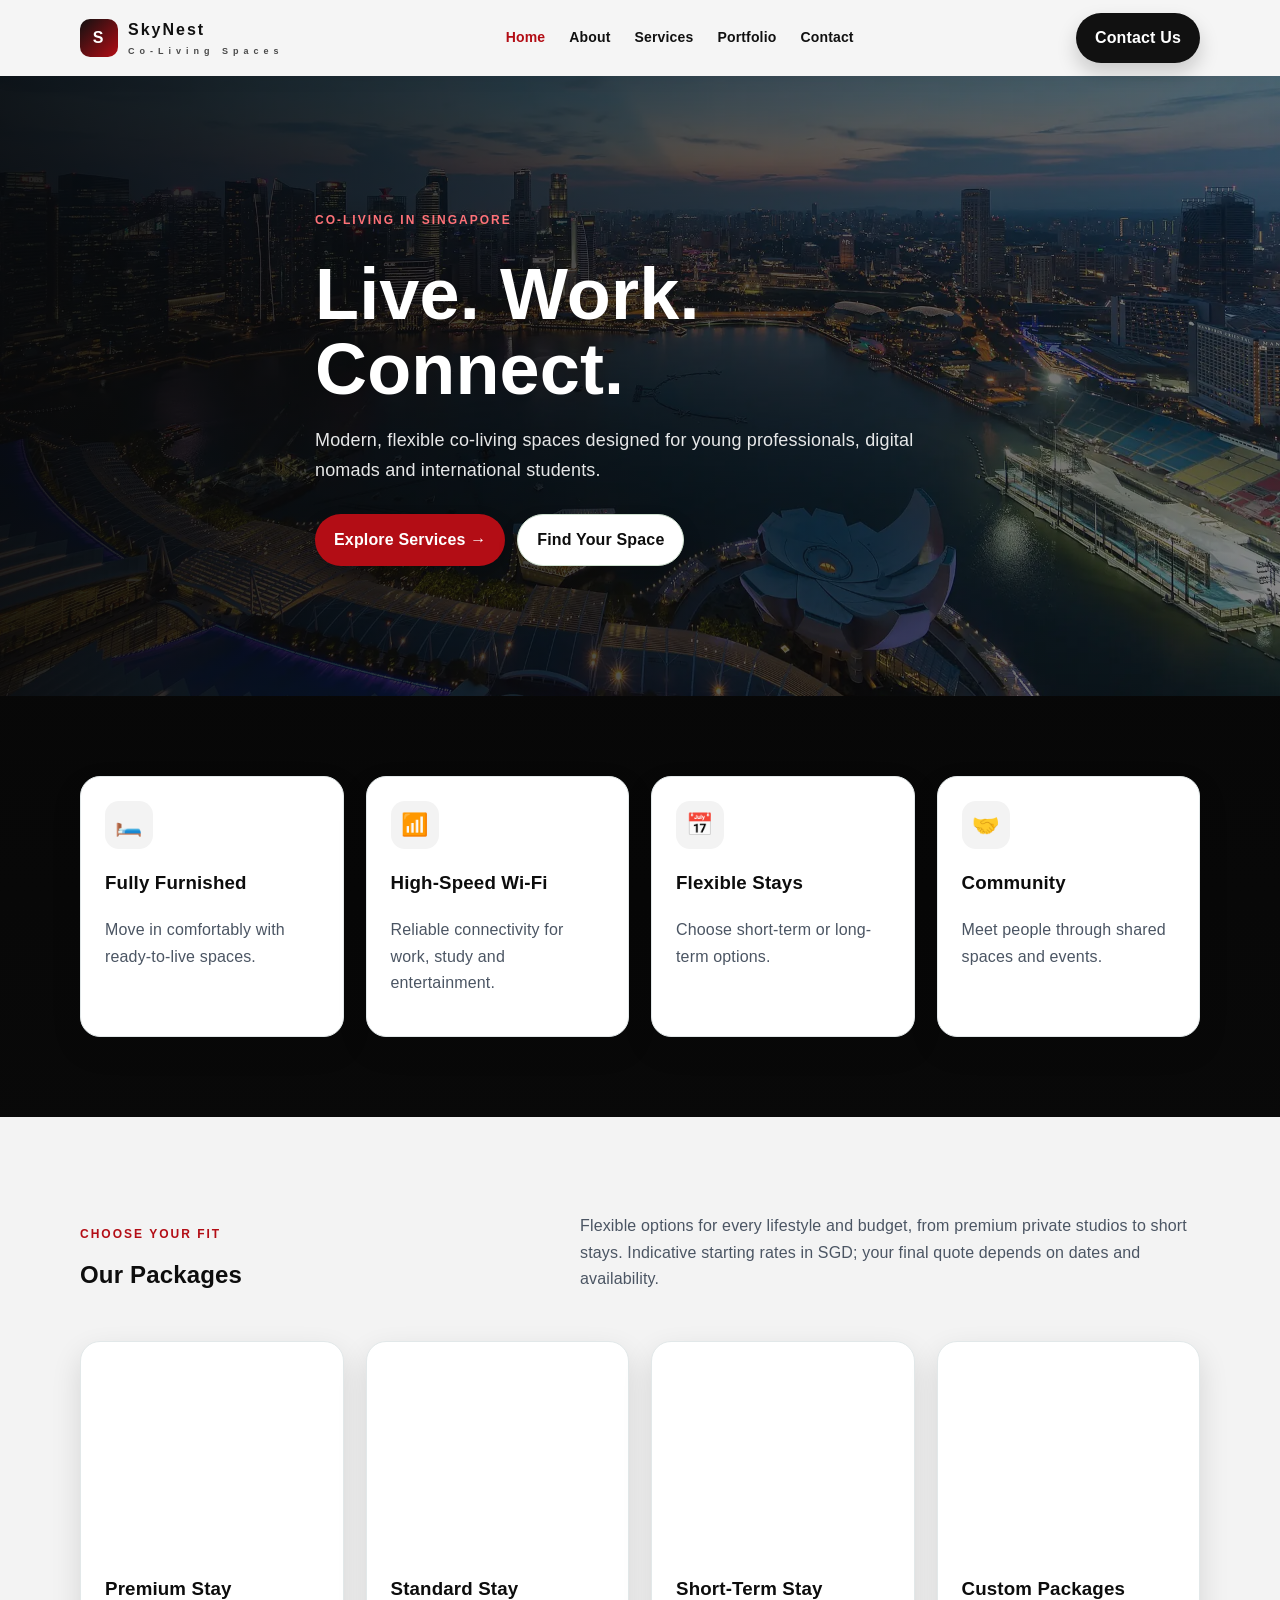
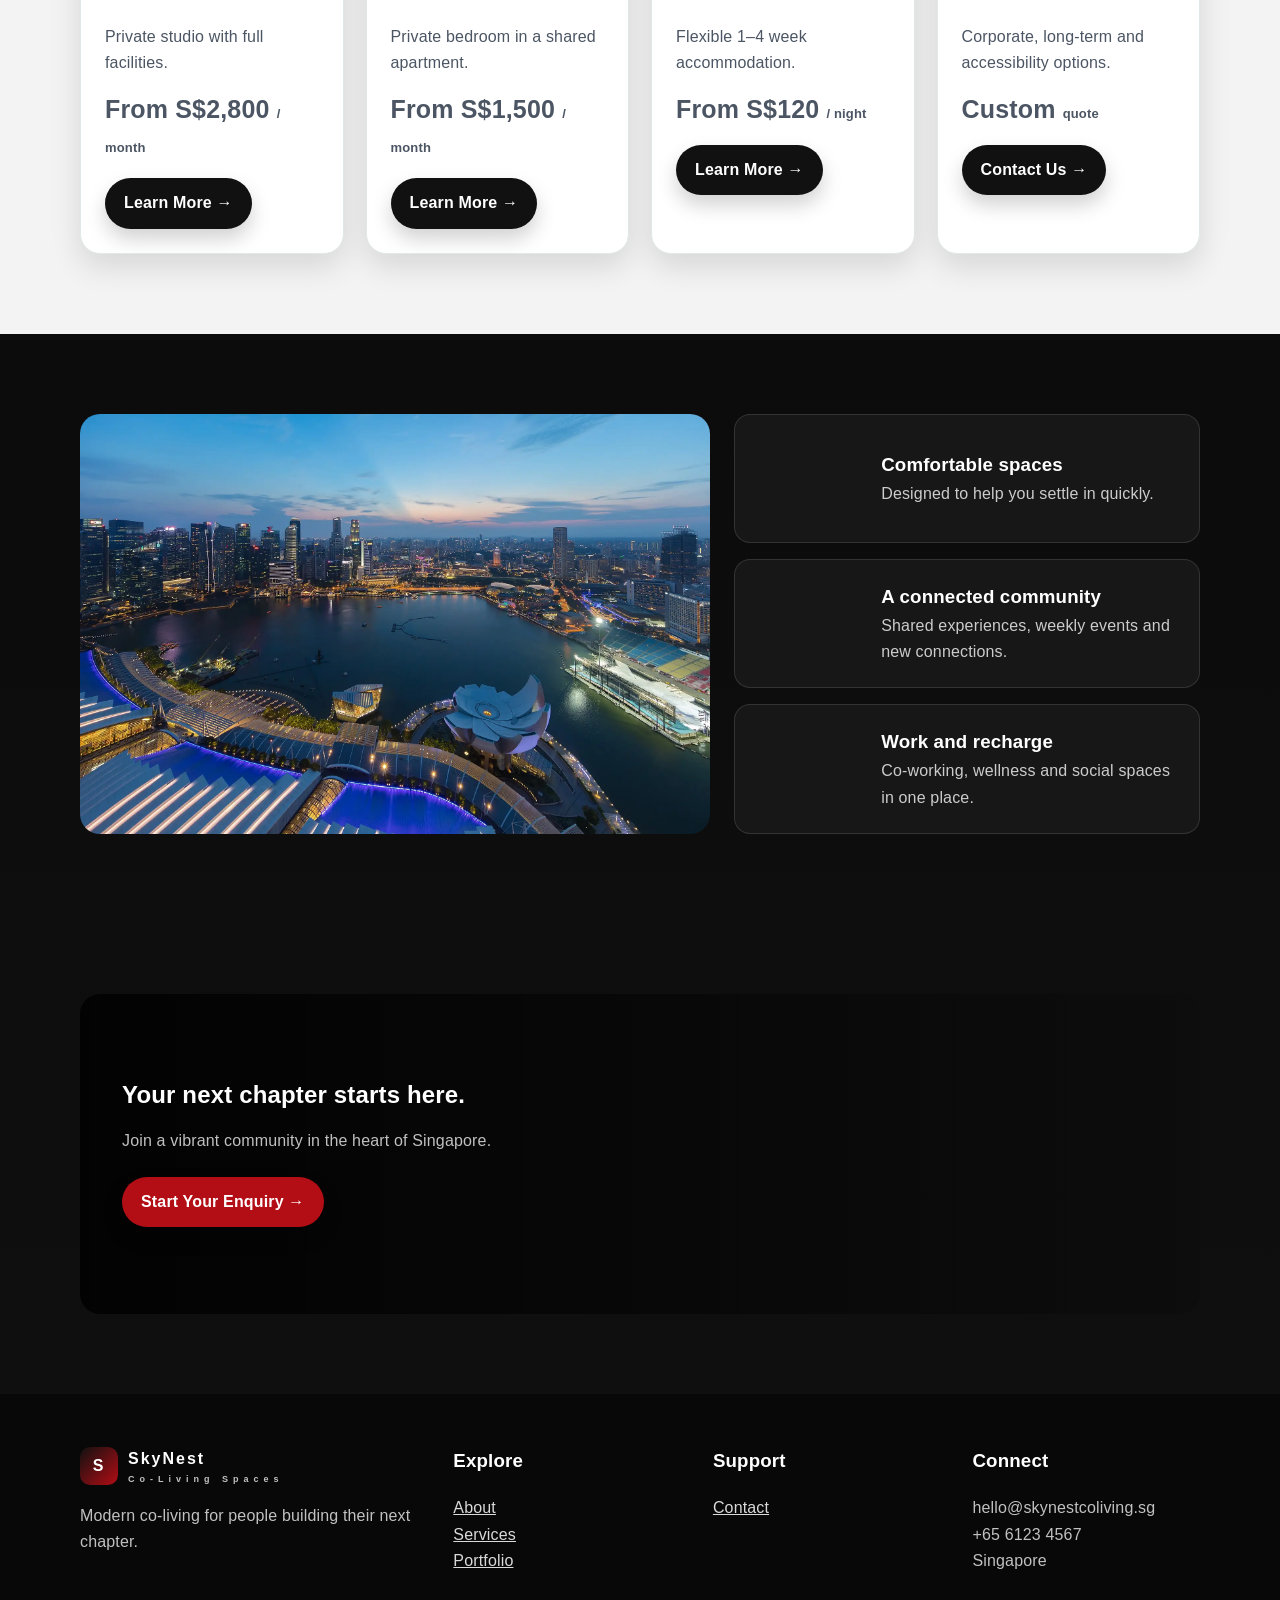
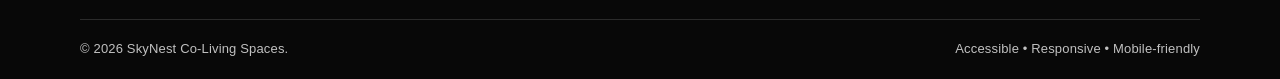
<file: index.html>
<!DOCTYPE html>
<html lang="en">
<head>
    <meta charset="UTF-8">
    <meta http-equiv="refresh" content="0; url=home.html">
    <title>SkyNest Co-Living</title>
    <link rel="canonical" href="home.html">
</head>
<body>
    <p><a href="home.html">Go to the SkyNest Co-Living home page</a></p>
</body>
</html>
</file>
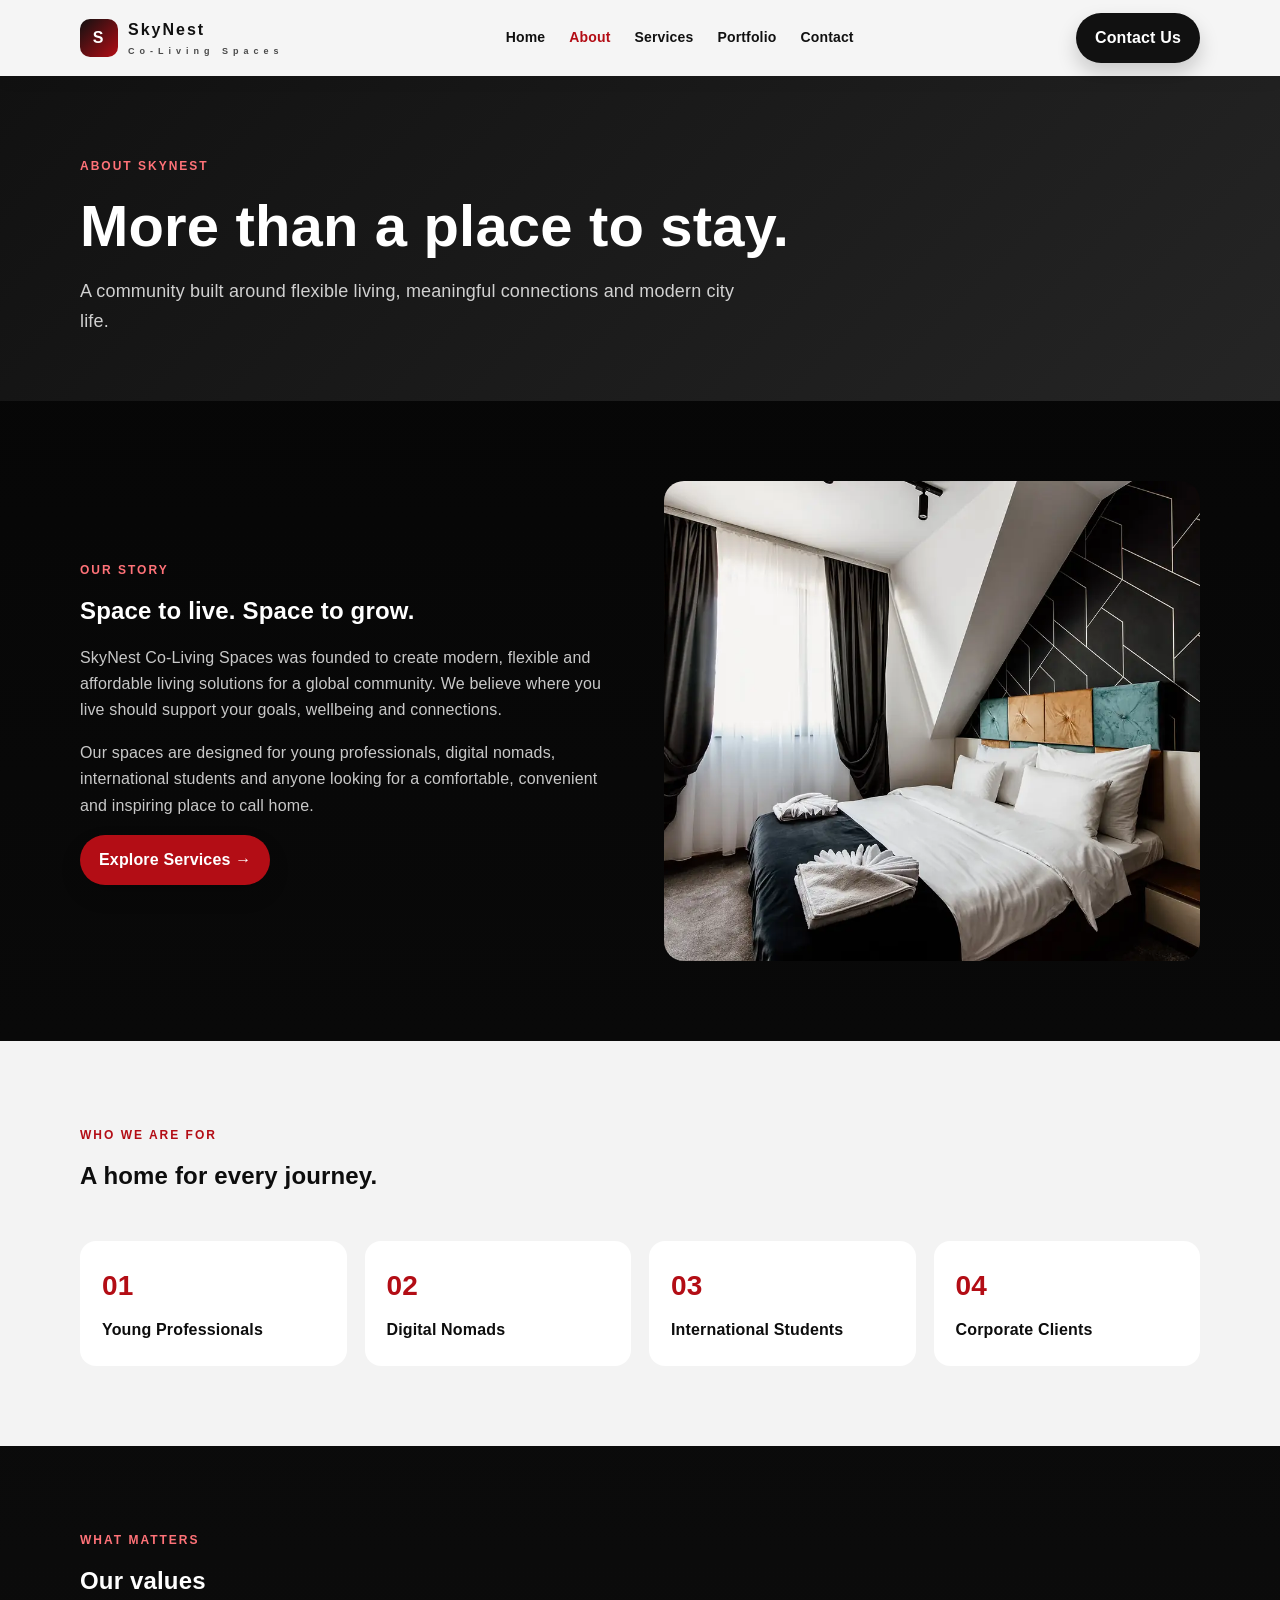
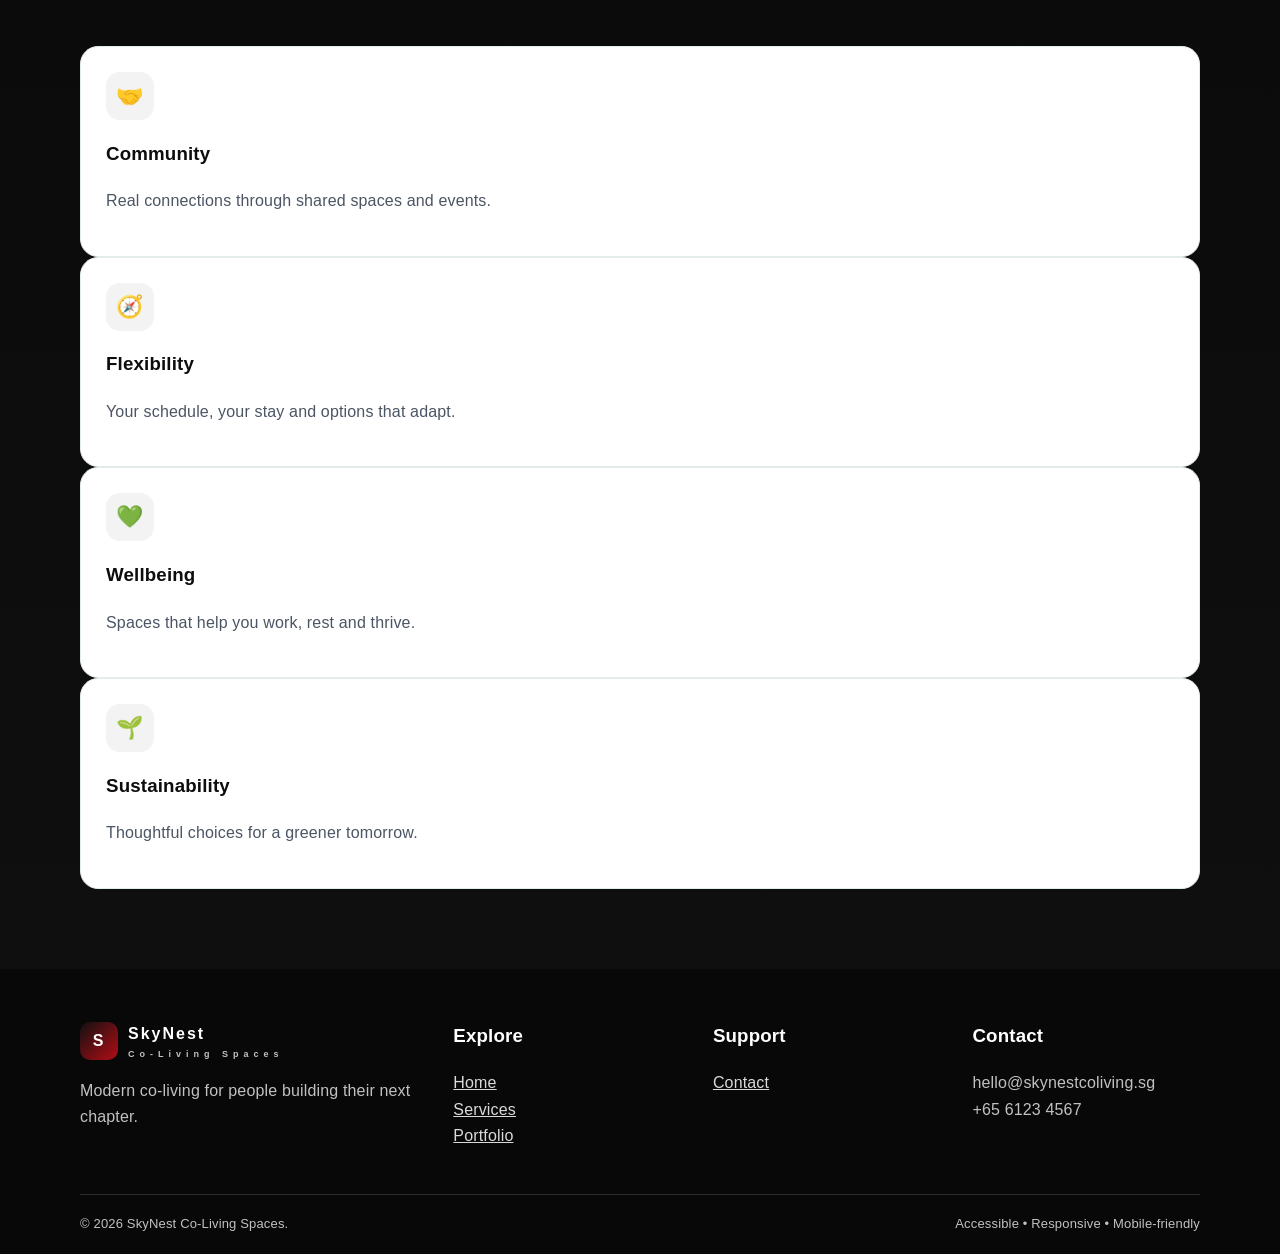
<file: about.html>
<!doctype html>
<html lang="en">

<head>
    <meta charset="utf-8">
    <meta name="viewport" content="width=device-width,initial-scale=1">
    <meta name="description" content="About SkyNest Co-Living Spaces: modern, flexible and affordable co-living in Singapore for young professionals, digital nomads and international students.">
    <title>About | SkyNest Co-Living</title>
    <link rel="icon" href="images/favicon.svg" type="image/svg+xml">
    <link rel="stylesheet" href="css/style.css">
</head>

<body><a class="skip" href="#main">Skip to content</a>
    <header class="header">
        <div class="container nav"><a class="brand" href="home.html"><span
                    class="brand-mark">S</span><span>SkyNest<small>Co-Living Spaces</small></span></a>
                <input class="menu-toggle" type="checkbox" id="menu-toggle">
                <label class="menu" for="menu-toggle" aria-label="Toggle navigation menu"><span aria-hidden="true">☰</span></label>
                <nav class="nav-links" aria-label="Main navigation"><a href="home.html">Home</a><a class="active" href="about.html">About</a><a
                    href="services.html">Services</a><a href="portfolio.html">Portfolio</a><a
                    href="contact.html">Contact</a></nav><a class="btn btn-dark"
                href="contact.html">Contact Us</a>
        </div>
    </header>
    <main id="main">
        <section class="page-hero">
            <div class="container">
                <div class="eyebrow">About SkyNest</div>
                <h1>More than a place to stay.</h1>
                <p>A community built around flexible living, meaningful connections and modern city life.</p>
            </div>
        </section>
        <section class="section">
            <div class="container split">
                <div>
                    <div class="eyebrow">Our story</div>
                    <h2>Space to live. Space to grow.</h2>
                    <p>SkyNest Co-Living Spaces was founded to create modern, flexible and affordable living solutions for
                        a global community. We believe where you live should support your goals, wellbeing and
                        connections.</p>
                    <p>Our spaces are designed for young professionals, digital nomads, international students and
                        anyone looking for a comfortable, convenient and inspiring place to call home.</p><a
                            class="btn btn-primary" href="services.html">Explore Services →</a>
                </div><img src="images/room1.webp" alt="Modern SkyNest furnished room" width="1200" height="801" loading="lazy" decoding="async">
            </div>
        </section>
        <section class="section section-alt">
            <div class="container">
                <div class="section-head">
                    <div>
                        <div class="eyebrow">Who we are for</div>
                        <h2>A home for every journey.</h2>
                    </div>
                </div>
                <div class="stats">
                    <div class="stat"><strong>01</strong>Young Professionals</div>
                    <div class="stat"><strong>02</strong>Digital Nomads</div>
                    <div class="stat"><strong>03</strong>International Students</div>
                    <div class="stat"><strong>04</strong>Corporate Clients</div>
                </div>
            </div>
        </section>
        <section class="section">
            <div class="container">
                <div class="section-head">
                    <div>
                        <div class="eyebrow">What matters</div>
                        <h2>Our values</h2>
                    </div>
                </div>
                <div class="values">
                    <div class="value">
                        <div class="feature-icon">🤝</div>
                        <h3>Community</h3>
                        <p class="muted">Real connections through shared spaces and events.</p>
                    </div>
                    <div class="value">
                        <div class="feature-icon">🧭</div>
                        <h3>Flexibility</h3>
                        <p class="muted">Your schedule, your stay and options that adapt.</p>
                    </div>
                    <div class="value">
                        <div class="feature-icon">💚</div>
                        <h3>Wellbeing</h3>
                        <p class="muted">Spaces that help you work, rest and thrive.</p>
                    </div>
                    <div class="value">
                        <div class="feature-icon">🌱</div>
                        <h3>Sustainability</h3>
                        <p class="muted">Thoughtful choices for a greener tomorrow.</p>
                    </div>
                </div>
            </div>
        </section>
    </main>
    <footer class="footer">
        <div class="container">
            <div class="footer-grid">
                <div><a class="brand" href="home.html"><span class="brand-mark">S</span><span>SkyNest<small>Co-Living
                                Spaces</small></span></a>
                    <p>Modern co-living for people building their next chapter.</p>
                </div>
                <div>
                    <h3>Explore</h3>
                        <p><a href="home.html">Home</a><br><a href="services.html">Services</a><br><a
                            href="portfolio.html">Portfolio</a></p>
                </div>
                <div>
                    <h3>Support</h3>
                    <p><a href="contact.html">Contact</a></p>
                </div>
                <div>
                    <h3>Contact</h3>
                    <p>hello@skynestcoliving.sg<br>+65 6123 4567</p>
                </div>
            </div>
            <div class="footer-bottom"><span>© 2026 SkyNest Co-Living Spaces.</span><span>Accessible •
                    Responsive • Mobile-friendly</span></div>
        </div>
    </footer>
    <script src="js/script.js" defer></script>
</body>

</html>
</file>
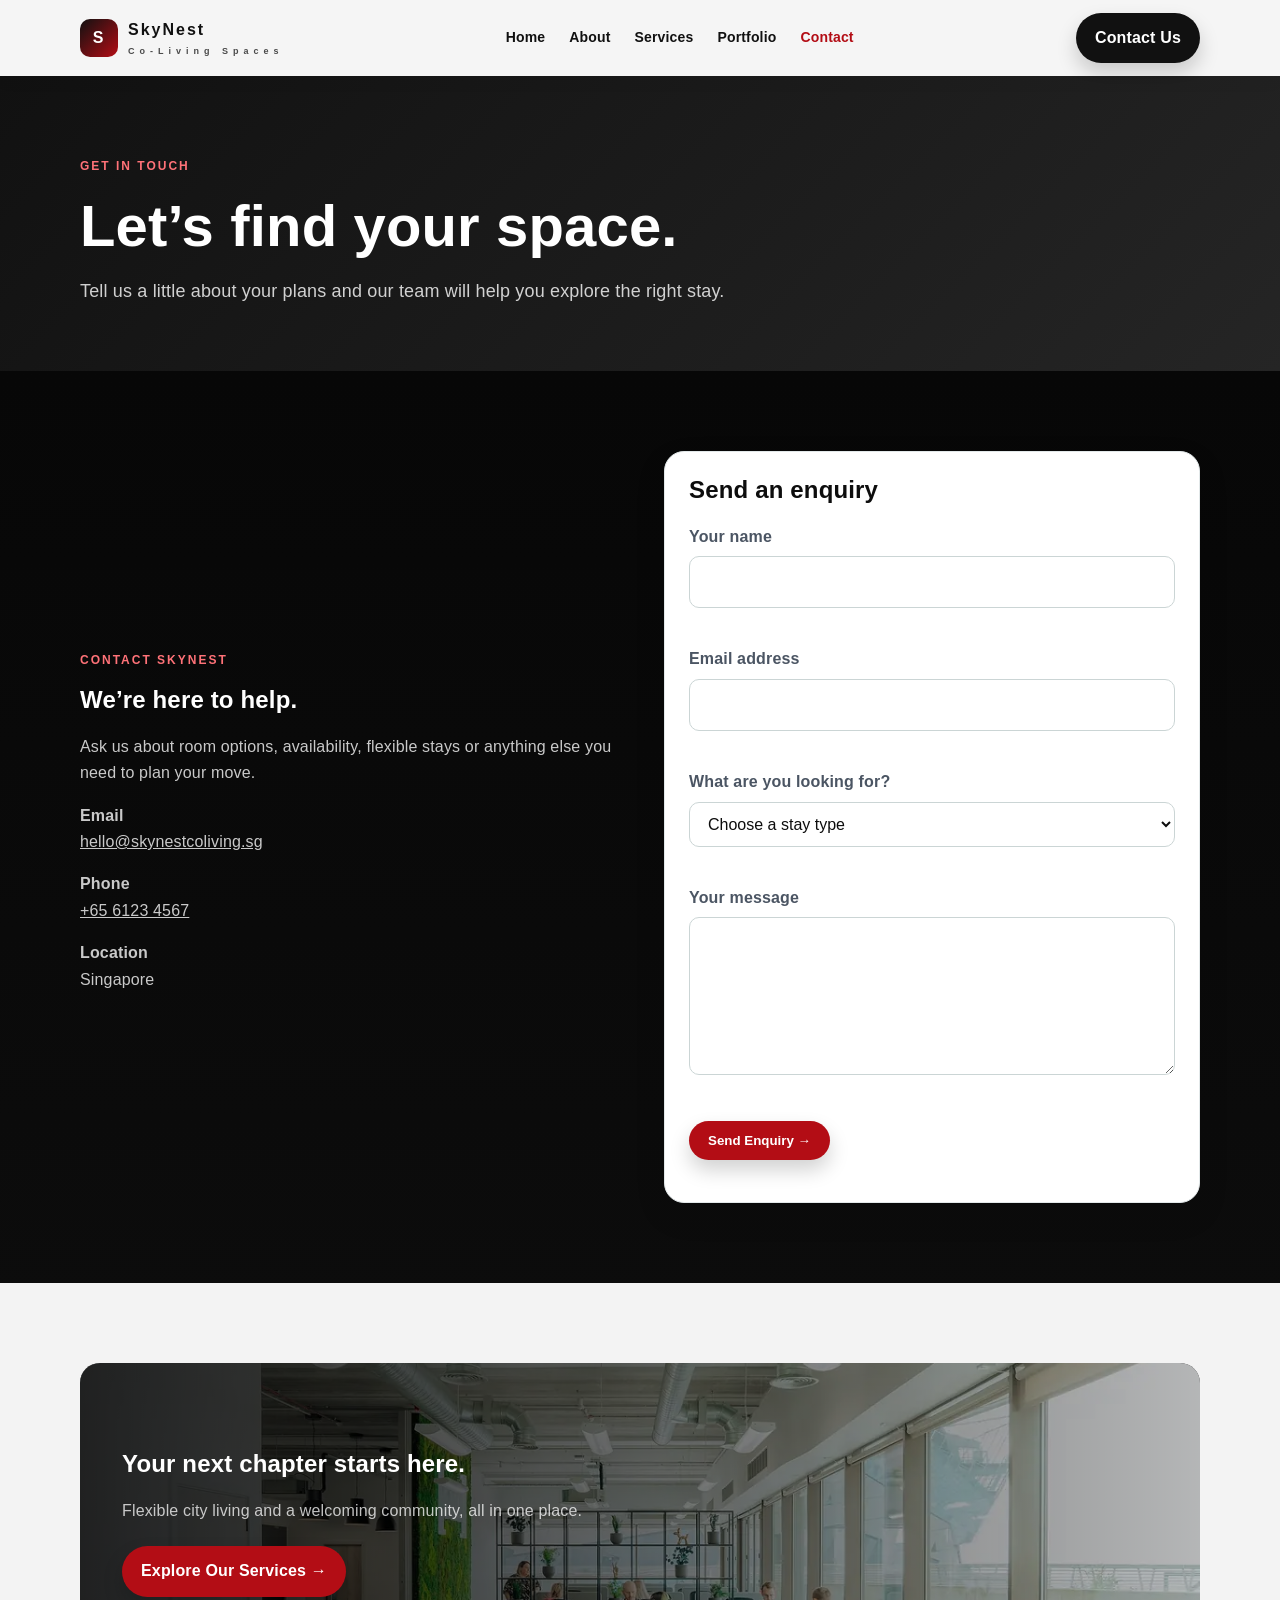
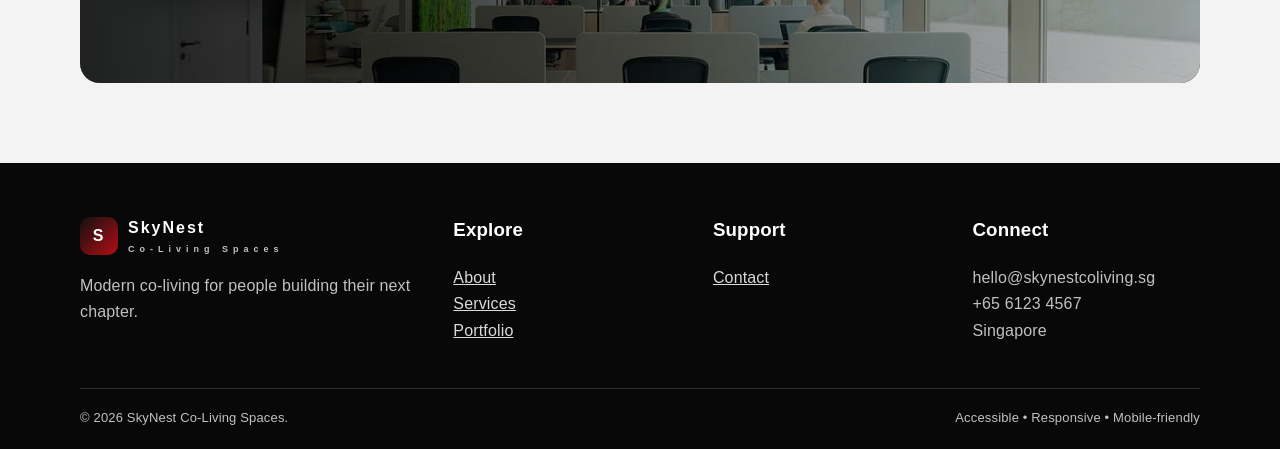
<file: contact.html>
<!doctype html>
<html lang="en">

<head>
    <meta charset="utf-8">
    <meta name="viewport" content="width=device-width,initial-scale=1">
    <meta name="description" content="Contact SkyNest Co-Living to ask about rooms, availability and stays in Singapore.">
    <title>Contact | SkyNest Co-Living</title>
    <link rel="icon" href="images/favicon.svg" type="image/svg+xml">
    <link rel="stylesheet" href="css/style.css">
</head>

<body><a class="skip" href="#main">Skip to content</a>
    <header class="header">
        <div class="container nav"><a class="brand" href="home.html"><span
                    class="brand-mark">S</span><span>SkyNest<small>Co-Living Spaces</small></span></a>
            <input class="menu-toggle" type="checkbox" id="menu-toggle">
            <label class="menu" for="menu-toggle" aria-label="Toggle navigation menu"><span aria-hidden="true">☰</span></label>
            <nav class="nav-links" aria-label="Main navigation"><a href="home.html">Home</a><a href="about.html">About</a><a
                    href="services.html">Services</a><a href="portfolio.html">Portfolio</a><a class="active"
                    href="contact.html">Contact</a></nav><a class="btn btn-dark" href="contact.html">Contact Us</a>
        </div>
    </header>
    <main id="main">
        <section class="page-hero">
            <div class="container">
                <div class="eyebrow">Get in touch</div>
                <h1>Let’s find your space.</h1>
                <p>Tell us a little about your plans and our team will help you explore the right stay.</p>
            </div>
        </section>
        <section class="section">
            <div class="container split">
                <div>
                    <div class="eyebrow">Contact SkyNest</div>
                    <h2>We’re here to help.</h2>
                    <p>Ask us about room options, availability, flexible stays or anything else you need to plan your move.</p>
                    <p><strong>Email</strong><br><a href="mailto:hello@skynestcoliving.sg">hello@skynestcoliving.sg</a></p>
                    <p><strong>Phone</strong><br><a href="tel:+6561234567">+65 6123 4567</a></p>
                    <p><strong>Location</strong><br>Singapore</p>
                </div>
                <div class="card">
                    <div class="card-body">
                        <h2>Send an enquiry</h2>
                        <form id="enquiry-form" action="mailto:hello@skynestcoliving.sg" method="post" enctype="text/plain" novalidate>
                            <p><label for="name">Your name</label><br><input id="name" name="Name" type="text"
                                    autocomplete="name" required aria-describedby="name-error"><span class="error-msg" id="name-error" aria-live="polite"></span></p>
                            <p><label for="email">Email address</label><br><input id="email" name="Email" type="email"
                                    autocomplete="email" required aria-describedby="email-error"><span class="error-msg" id="email-error" aria-live="polite"></span></p>
                            <p><label for="stay">What are you looking for?</label><br><select id="stay" name="Stay type" required aria-describedby="stay-error">
                                    <option value="">Choose a stay type</option>
                                    <option>Premium stay</option>
                                    <option>Standard stay</option>
                                    <option>Short-term stay</option>
                                    <option>Custom stay</option>
                                </select><span class="error-msg" id="stay-error" aria-live="polite"></span></p>
                            <p><label for="message">Your message</label><br><textarea id="message" name="Message"
                                    rows="5" required minlength="10" aria-describedby="message-error"></textarea><span class="error-msg" id="message-error" aria-live="polite"></span></p>
                            <button class="btn btn-primary" type="submit">Send Enquiry →</button>
                            <p class="form-status" id="form-status" role="status" aria-live="polite"></p>
                        </form>
                    </div>
                </div>
            </div>
        </section>
        <section class="section section-alt">
            <div class="container banner"><img src="images/community.webp" alt="SkyNest co-living community" width="1200" height="800" loading="lazy" decoding="async">
                <div class="banner-content">
                    <h2>Your next chapter starts here.</h2>
                    <p>Flexible city living and a welcoming community, all in one place.</p><a class="btn btn-primary"
                        href="services.html">Explore Our Services →</a>
                </div>
            </div>
        </section>
    </main>
    <footer class="footer">
        <div class="container">
            <div class="footer-grid">
                <div><a class="brand" href="home.html"><span class="brand-mark">S</span><span>SkyNest<small>Co-Living
                                Spaces</small></span></a>
                    <p>Modern co-living for people building their next chapter.</p>
                </div>
                <div>
                    <h3>Explore</h3>
                    <p><a href="about.html">About</a><br><a href="services.html">Services</a><br><a
                            href="portfolio.html">Portfolio</a></p>
                </div>
                <div>
                    <h3>Support</h3>
                    <p><a href="contact.html">Contact</a></p>
                </div>
                <div>
                    <h3>Connect</h3>
                    <p>hello@skynestcoliving.sg<br>+65 6123 4567<br>Singapore</p>
                </div>
            </div>
            <div class="footer-bottom"><span>© 2026 SkyNest Co-Living Spaces.</span><span>Accessible •
                    Responsive • Mobile-friendly</span></div>
        </div>
    </footer>
    <script src="js/script.js" defer></script>
</body>

</html>
</file>
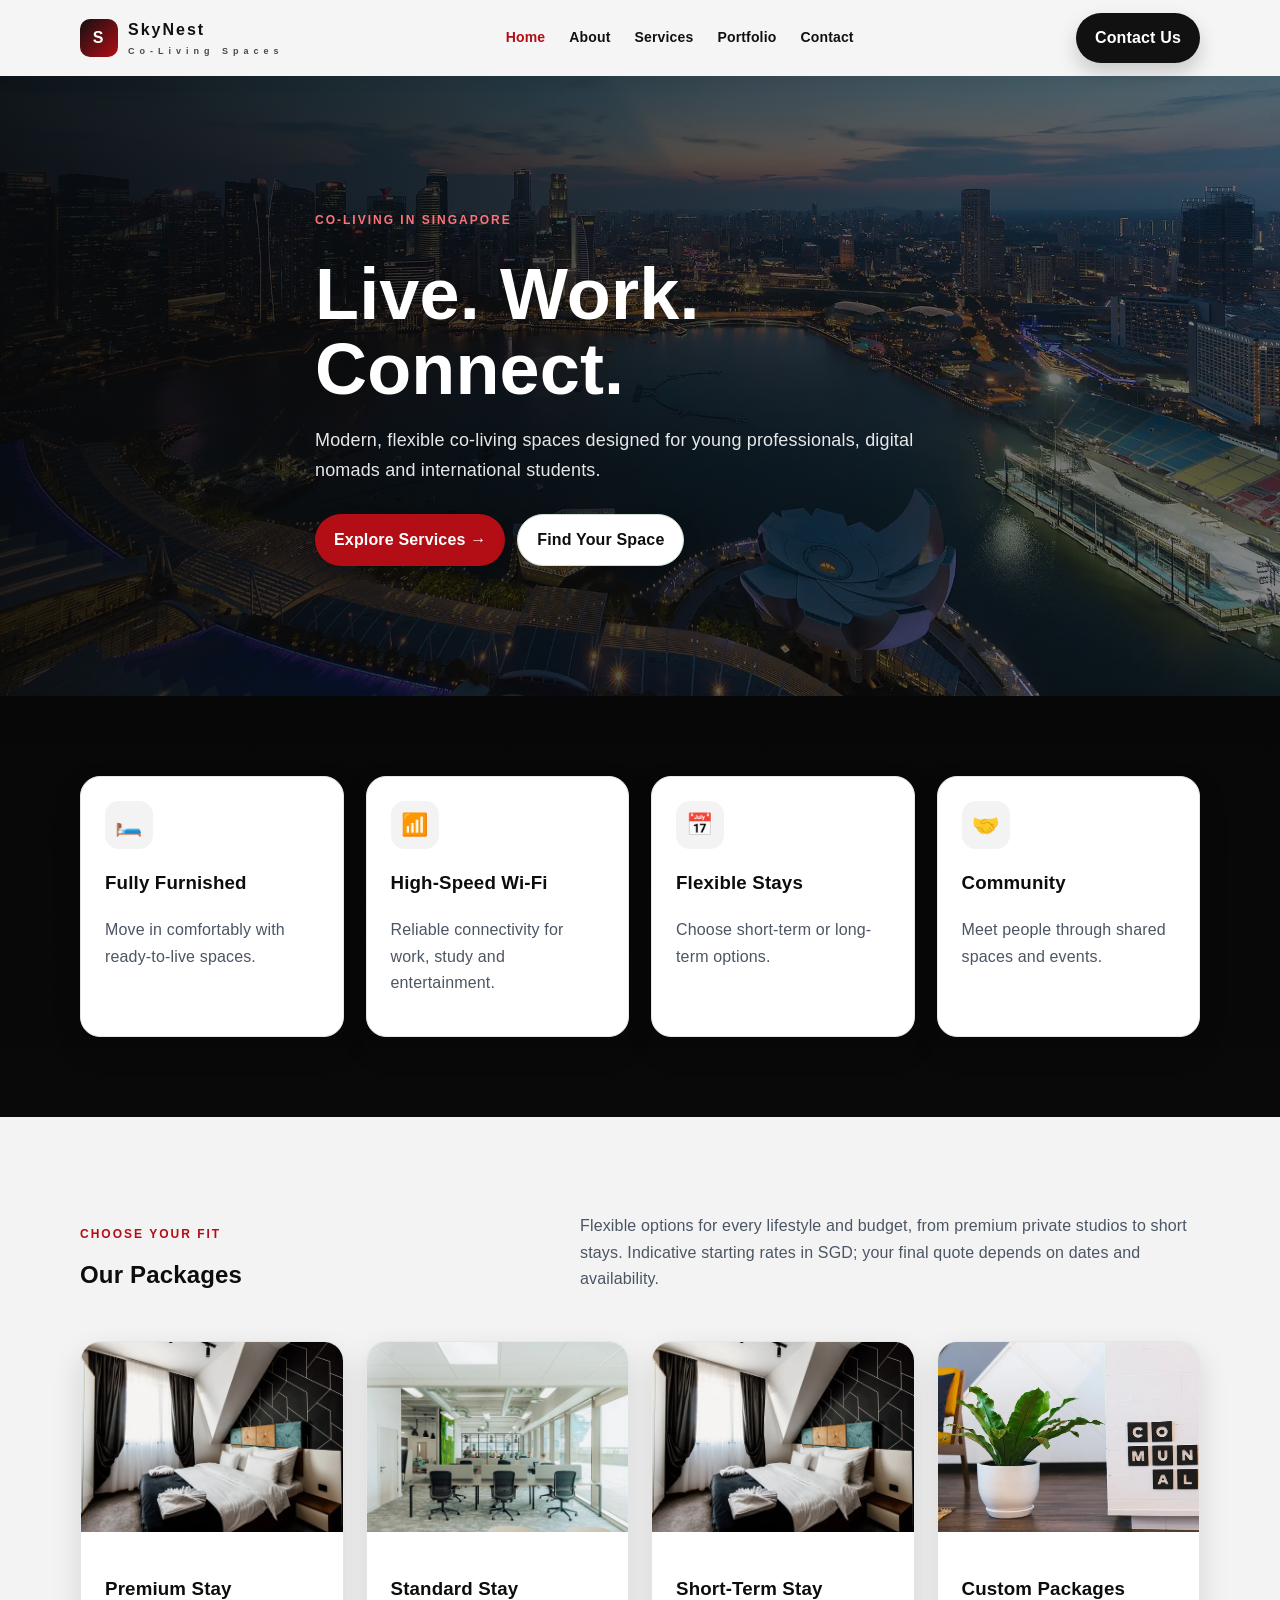
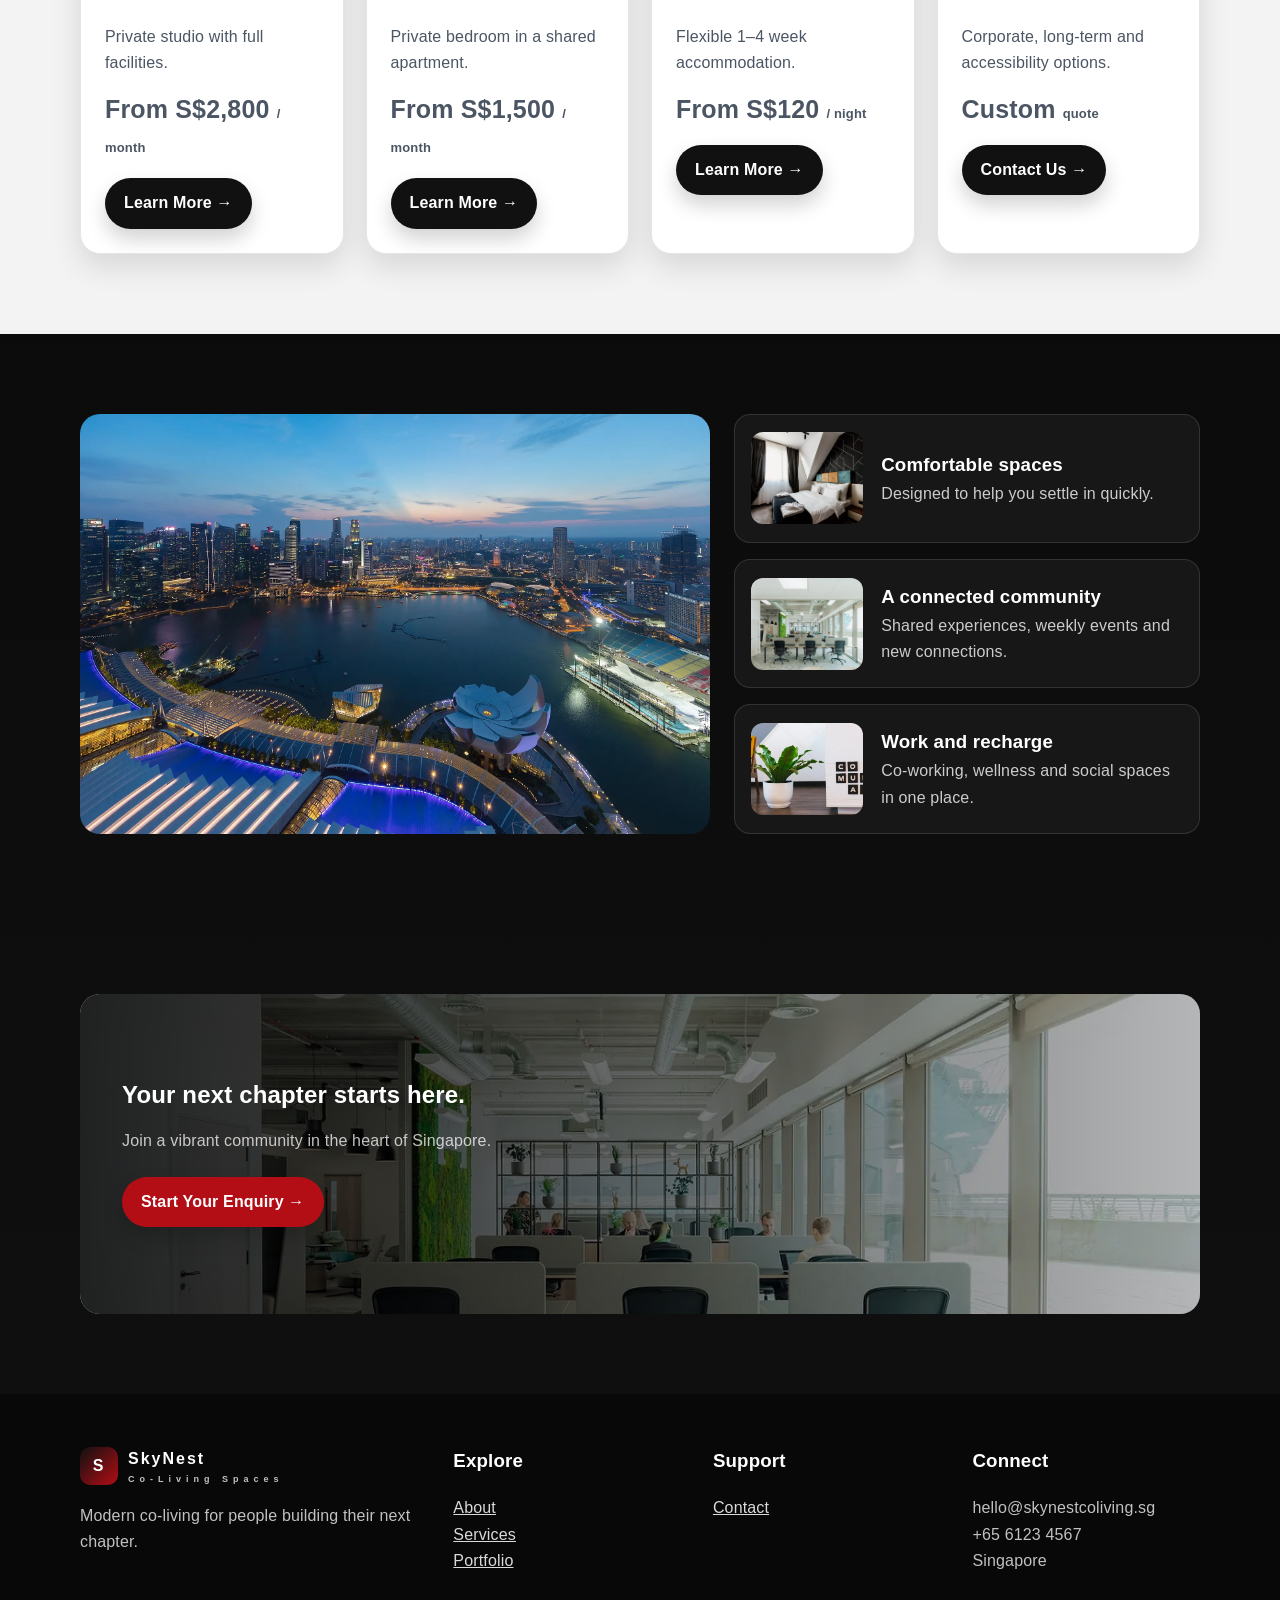
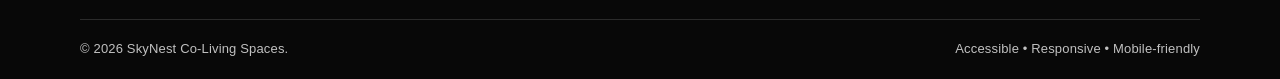
<file: home.html>
<!doctype html>
<html lang="en">

<head>
    <meta charset="utf-8">
    <meta name="viewport" content="width=device-width,initial-scale=1">
    <meta name="description" content="SkyNest Co-Living Spaces offers furnished co-living rooms in Singapore for young professionals, digital nomads and international students, with flexible stays from S$120 a night.">
    <title>SkyNest Co-Living | Live. Work. Connect.</title>
    <link rel="icon" href="images/favicon.svg" type="image/svg+xml">
    <link rel="stylesheet" href="css/style.css">
</head>

<body><a class="skip" href="#main">Skip to content</a>
    <header class="header">
        <div class="container nav"><a class="brand" href="home.html"><span
                    class="brand-mark">S</span><span>SkyNest<small>Co-Living Spaces</small></span></a>
                <input class="menu-toggle" type="checkbox" id="menu-toggle">
                <label class="menu" for="menu-toggle" aria-label="Toggle navigation menu"><span aria-hidden="true">☰</span></label>
                <nav class="nav-links" aria-label="Main navigation"><a class="active" href="home.html">Home</a><a href="about.html">About</a><a
                    href="services.html">Services</a><a href="portfolio.html">Portfolio</a><a
                    href="contact.html">Contact</a></nav><a class="btn btn-dark"
                href="contact.html">Contact Us</a>
        </div>
    </header>
    <main id="main">
        <section class="hero">
            <div class="container hero-content">
                <div class="eyebrow">Co-living in Singapore</div>
                <h1>Live. Work.<br>Connect.</h1>
                <p>Modern, flexible co-living spaces designed for young professionals, digital nomads and international
                    students.</p>
                <div class="hero-actions"><a class="btn btn-primary" href="services.html">Explore Services →</a><a
                        class="btn btn-outline" href="contact.html">Find Your Space</a></div>
            </div>
        </section>
        <section class="section">
            <div class="container">
                <div class="grid grid-4">
                    <div class="card">
                        <div class="card-body">
                            <div class="feature-icon">🛏️</div>
                            <h3>Fully Furnished</h3>
                            <p class="muted">Move in comfortably with ready-to-live spaces.</p>
                        </div>
                    </div>
                    <div class="card">
                        <div class="card-body">
                            <div class="feature-icon">📶</div>
                            <h3>High-Speed Wi-Fi</h3>
                            <p class="muted">Reliable connectivity for work, study and entertainment.</p>
                        </div>
                    </div>
                    <div class="card">
                        <div class="card-body">
                            <div class="feature-icon">📅</div>
                            <h3>Flexible Stays</h3>
                            <p class="muted">Choose short-term or long-term options.</p>
                        </div>
                    </div>
                    <div class="card">
                        <div class="card-body">
                            <div class="feature-icon">🤝</div>
                            <h3>Community</h3>
                            <p class="muted">Meet people through shared spaces and events.</p>
                        </div>
                    </div>
                </div>
            </div>
        </section>
        <section class="section section-alt">
            <div class="container">
                <div class="section-head">
                    <div>
                        <div class="eyebrow">Choose your fit</div>
                        <h2>Our Packages</h2>
                    </div>
                    <p>Flexible options for every lifestyle and budget, from premium private studios to short stays. Indicative starting rates in SGD; your final quote depends on dates and availability.</p>
                </div>
                <div class="grid grid-4">
                    <article class="card photo-card"><img src="images/room1.webp" alt="Furnished private room" width="1200" height="801" loading="lazy" decoding="async">
                        <div class="card-body">
                            <h3>Premium Stay</h3>
                            <p class="muted">Private studio with full facilities.</p>
                            <p class="price">From S$2,800 <span>/ month</span></p><a class="btn btn-dark"
                                href="services.html">Learn More →</a>
                        </div>
                    </article>
                    <article class="card photo-card"><img src="images/community.webp" alt="Shared community space" width="1200" height="800" loading="lazy" decoding="async">
                        <div class="card-body">
                            <h3>Standard Stay</h3>
                            <p class="muted">Private bedroom in a shared apartment.</p>
                            <p class="price">From S$1,500 <span>/ month</span></p><a class="btn btn-dark"
                                href="services.html">Learn More →</a>
                        </div>
                    </article>
                    <article class="card photo-card"><img src="images/room1.webp" alt="Short-term furnished room" width="1200" height="801" loading="lazy" decoding="async">
                        <div class="card-body">
                            <h3>Short-Term Stay</h3>
                            <p class="muted">Flexible 1–4 week accommodation.</p>
                            <p class="price">From S$120 <span>/ night</span></p><a class="btn btn-dark"
                                href="services.html">Learn More →</a>
                        </div>
                    </article>
                    <article class="card photo-card"><img src="images/facilities.webp" alt="Flexible custom facilities" width="1200" height="675" loading="lazy" decoding="async">
                        <div class="card-body">
                            <h3>Custom Packages</h3>
                            <p class="muted">Corporate, long-term and accessibility options.</p>
                            <p class="price">Custom <span>quote</span></p><a class="btn btn-dark"
                                href="contact.html">Contact Us →</a>
                        </div>
                    </article>
                </div>
            </div>
        </section>
        <section class="section">
            <div class="container showcase"><img src="images/hero-city.webp"
                    alt="SkyNest website and co-living visual showcase" width="1920" height="1280" loading="lazy" decoding="async">
                <div class="mini-stack">
                    <div class="mini"><img src="images/room1.webp" alt="Private furnished room" width="1200" height="801" loading="lazy" decoding="async">
                        <div>
                            <h3>Comfortable spaces</h3>
                            <p class="muted">Designed to help you settle in quickly.</p>
                        </div>
                    </div>
                    <div class="mini"><img src="images/community.webp" alt="Community event" width="1200" height="800" loading="lazy" decoding="async">
                        <div>
                            <h3>A connected community</h3>
                            <p class="muted">Shared experiences, weekly events and new connections.</p>
                        </div>
                    </div>
                    <div class="mini"><img src="images/facilities.webp" alt="Co-working and facilities" width="1200" height="675" loading="lazy" decoding="async">
                        <div>
                            <h3>Work and recharge</h3>
                            <p class="muted">Co-working, wellness and social spaces in one place.</p>
                        </div>
                    </div>
                </div>
            </div>
        </section>
        <section class="section">
            <div class="container banner"><img src="images/community.webp" alt="SkyNest community" width="1200" height="800" loading="lazy" decoding="async">
                <div class="banner-content">
                    <h2>Your next chapter starts here.</h2>
                    <p>Join a vibrant community in the heart of Singapore.</p><a class="btn btn-primary"
                        href="contact.html">Start Your Enquiry →</a>
                </div>
            </div>
        </section>
    </main>
    <footer class="footer">
        <div class="container">
            <div class="footer-grid">
                <div><a class="brand" href="home.html"><span class="brand-mark">S</span><span>SkyNest<small>Co-Living
                                Spaces</small></span></a>
                    <p>Modern co-living for people building their next chapter.</p>
                </div>
                <div>
                    <h3>Explore</h3>
                        <p><a href="about.html">About</a><br><a href="services.html">Services</a><br><a
                            href="portfolio.html">Portfolio</a></p>
                </div>
                <div>
                    <h3>Support</h3>
                    <p><a href="contact.html">Contact</a></p>
                </div>
                <div>
                    <h3>Connect</h3>
                    <p>hello@skynestcoliving.sg<br>+65 6123 4567<br>Singapore</p>
                </div>
            </div>
            <div class="footer-bottom"><span>© 2026 SkyNest Co-Living Spaces.</span><span>Accessible •
                    Responsive • Mobile-friendly</span></div>
        </div>
    </footer>
    <script src="js/script.js" defer></script>
</body>

</html>
</file>
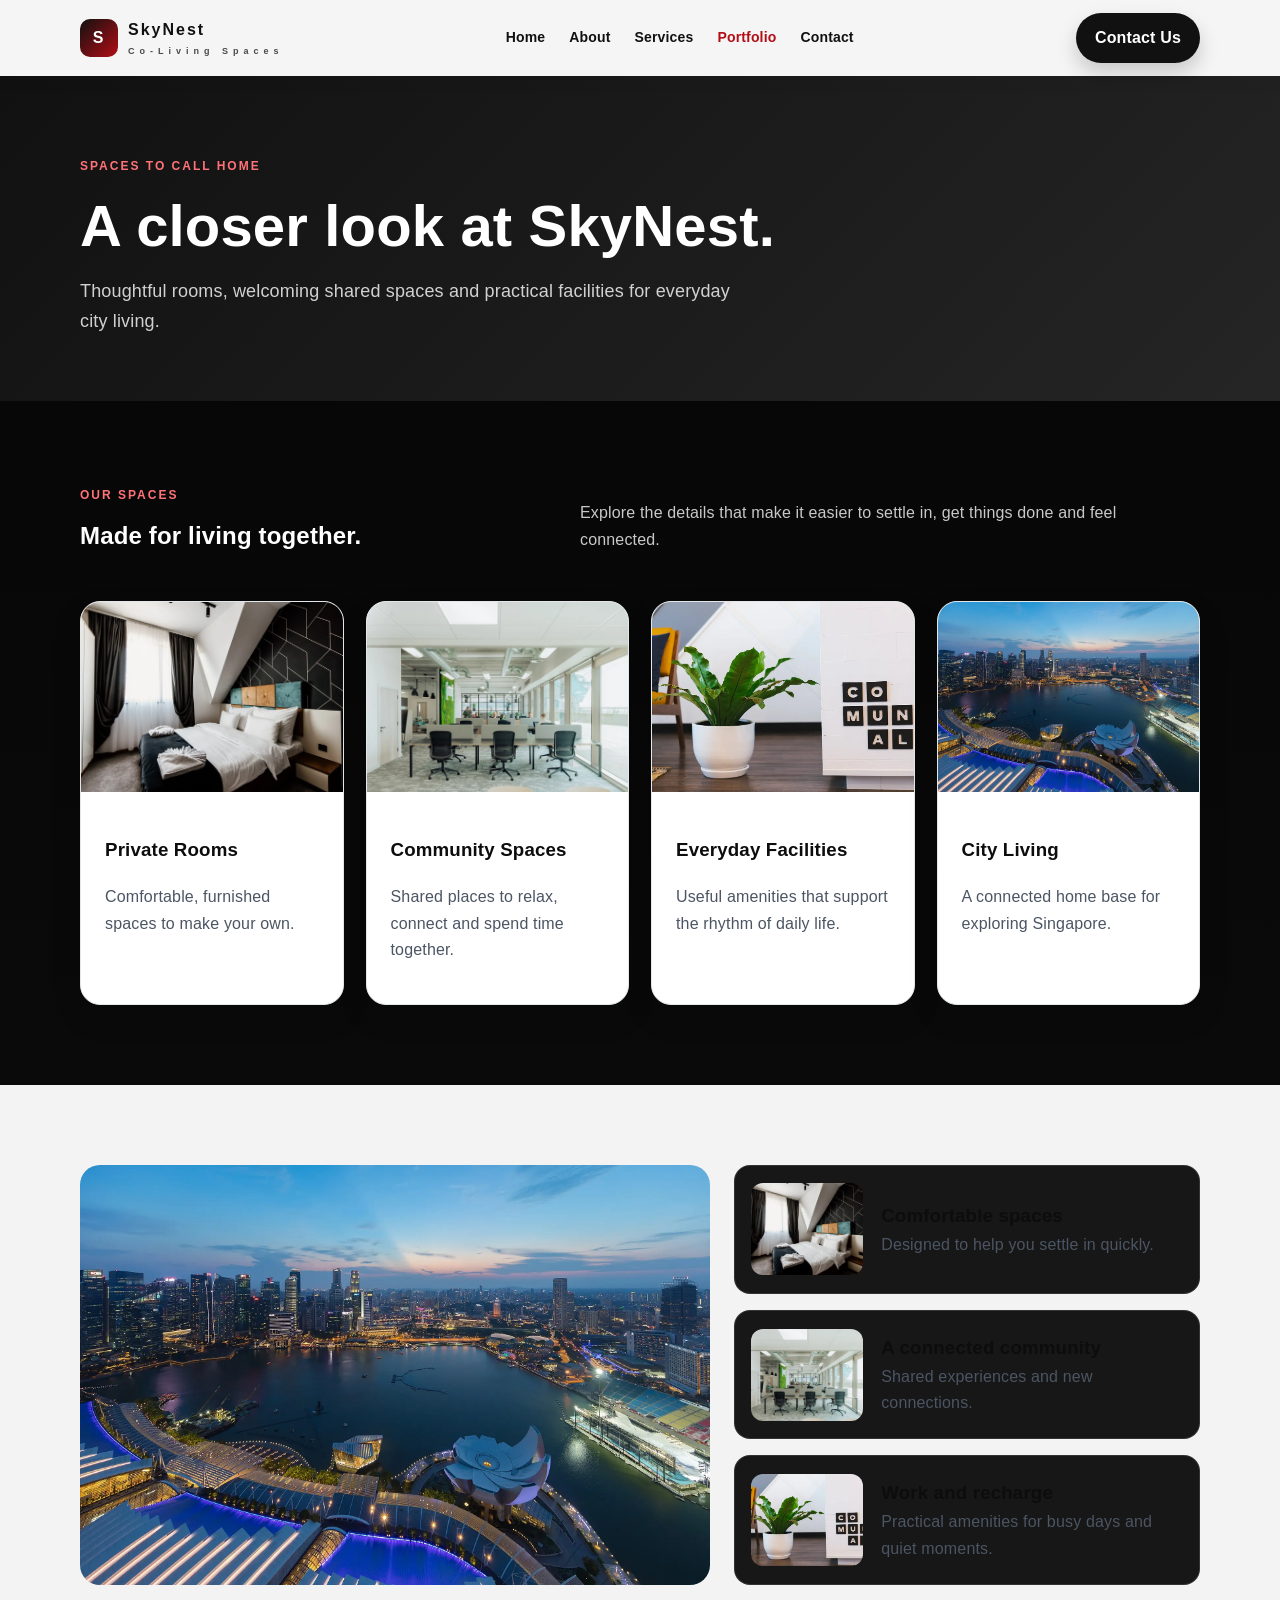
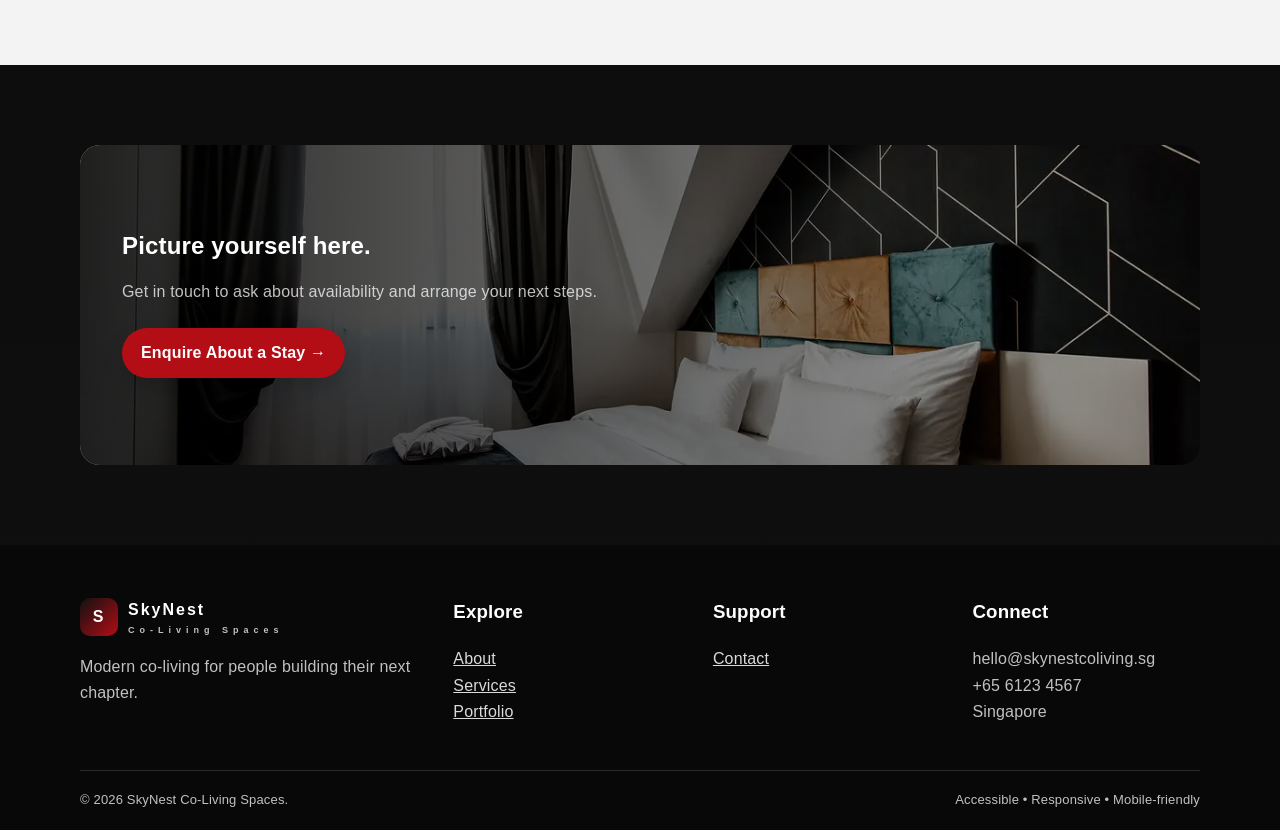
<file: portfolio.html>
<!doctype html>
<html lang="en">

<head>
    <meta charset="utf-8">
    <meta name="viewport" content="width=device-width,initial-scale=1">
    <meta name="description" content="Explore the rooms, community spaces and facilities at SkyNest Co-Living Singapore.">
    <title>Portfolio | SkyNest Co-Living</title>
    <link rel="icon" href="images/favicon.svg" type="image/svg+xml">
    <link rel="stylesheet" href="css/style.css">
</head>

<body><a class="skip" href="#main">Skip to content</a>
    <header class="header">
        <div class="container nav"><a class="brand" href="home.html"><span
                    class="brand-mark">S</span><span>SkyNest<small>Co-Living Spaces</small></span></a>
            <input class="menu-toggle" type="checkbox" id="menu-toggle">
            <label class="menu" for="menu-toggle" aria-label="Toggle navigation menu"><span aria-hidden="true">☰</span></label>
            <nav class="nav-links" aria-label="Main navigation"><a href="home.html">Home</a><a href="about.html">About</a><a
                    href="services.html">Services</a><a class="active" href="portfolio.html">Portfolio</a><a
                    href="contact.html">Contact</a></nav><a class="btn btn-dark" href="contact.html">Contact Us</a>
        </div>
    </header>
    <main id="main">
        <section class="page-hero">
            <div class="container">
                <div class="eyebrow">Spaces to call home</div>
                <h1>A closer look at SkyNest.</h1>
                <p>Thoughtful rooms, welcoming shared spaces and practical facilities for everyday city living.</p>
            </div>
        </section>
        <section class="section">
            <div class="container">
                <div class="section-head">
                    <div>
                        <div class="eyebrow">Our spaces</div>
                        <h2>Made for living together.</h2>
                    </div>
                    <p>Explore the details that make it easier to settle in, get things done and feel connected.</p>
                </div>
                <div class="grid grid-4">
                    <article class="card photo-card"><img src="images/room1.webp" alt="Bright furnished SkyNest bedroom" width="1200" height="801" loading="lazy" decoding="async">
                        <div class="card-body">
                            <h3>Private Rooms</h3>
                            <p class="muted">Comfortable, furnished spaces to make your own.</p>
                        </div>
                    </article>
                    <article class="card photo-card"><img src="images/community.webp" alt="Welcoming SkyNest community area" width="1200" height="800" loading="lazy" decoding="async">
                        <div class="card-body">
                            <h3>Community Spaces</h3>
                            <p class="muted">Shared places to relax, connect and spend time together.</p>
                        </div>
                    </article>
                    <article class="card photo-card"><img src="images/facilities.webp" alt="SkyNest shared facilities" width="1200" height="675" loading="lazy" decoding="async">
                        <div class="card-body">
                            <h3>Everyday Facilities</h3>
                            <p class="muted">Useful amenities that support the rhythm of daily life.</p>
                        </div>
                    </article>
                    <article class="card photo-card"><img src="images/hero-city.webp" alt="Singapore city near SkyNest co-living" width="1920" height="1280" loading="lazy" decoding="async">
                        <div class="card-body">
                            <h3>City Living</h3>
                            <p class="muted">A connected home base for exploring Singapore.</p>
                        </div>
                    </article>
                </div>
            </div>
        </section>
        <section class="section section-alt">
            <div class="container showcase"><img src="images/hero-city.webp" alt="SkyNest city living" width="1920" height="1280" loading="lazy" decoding="async">
                <div class="mini-stack">
                    <div class="mini"><img src="images/room1.webp" alt="Furnished private room" width="1200" height="801" loading="lazy" decoding="async">
                        <div>
                            <h3>Comfortable spaces</h3>
                            <p class="muted">Designed to help you settle in quickly.</p>
                        </div>
                    </div>
                    <div class="mini"><img src="images/community.webp" alt="Community event space" width="1200" height="800" loading="lazy" decoding="async">
                        <div>
                            <h3>A connected community</h3>
                            <p class="muted">Shared experiences and new connections.</p>
                        </div>
                    </div>
                    <div class="mini"><img src="images/facilities.webp" alt="SkyNest facilities" width="1200" height="675" loading="lazy" decoding="async">
                        <div>
                            <h3>Work and recharge</h3>
                            <p class="muted">Practical amenities for busy days and quiet moments.</p>
                        </div>
                    </div>
                </div>
            </div>
        </section>
        <section class="section">
            <div class="container banner"><img src="images/room1.webp" alt="SkyNest furnished room" width="1200" height="801" loading="lazy" decoding="async">
                <div class="banner-content">
                    <h2>Picture yourself here.</h2>
                    <p>Get in touch to ask about availability and arrange your next steps.</p><a
                        class="btn btn-primary" href="contact.html">Enquire About a Stay →</a>
                </div>
            </div>
        </section>
    </main>
    <footer class="footer">
        <div class="container">
            <div class="footer-grid">
                <div><a class="brand" href="home.html"><span class="brand-mark">S</span><span>SkyNest<small>Co-Living
                                Spaces</small></span></a>
                    <p>Modern co-living for people building their next chapter.</p>
                </div>
                <div>
                    <h3>Explore</h3>
                    <p><a href="about.html">About</a><br><a href="services.html">Services</a><br><a
                            href="portfolio.html">Portfolio</a></p>
                </div>
                <div>
                    <h3>Support</h3>
                    <p><a href="contact.html">Contact</a></p>
                </div>
                <div>
                    <h3>Connect</h3>
                    <p>hello@skynestcoliving.sg<br>+65 6123 4567<br>Singapore</p>
                </div>
            </div>
            <div class="footer-bottom"><span>© 2026 SkyNest Co-Living Spaces.</span><span>Accessible •
                    Responsive • Mobile-friendly</span></div>
        </div>
    </footer>
    <script src="js/script.js" defer></script>
</body>

</html>
</file>
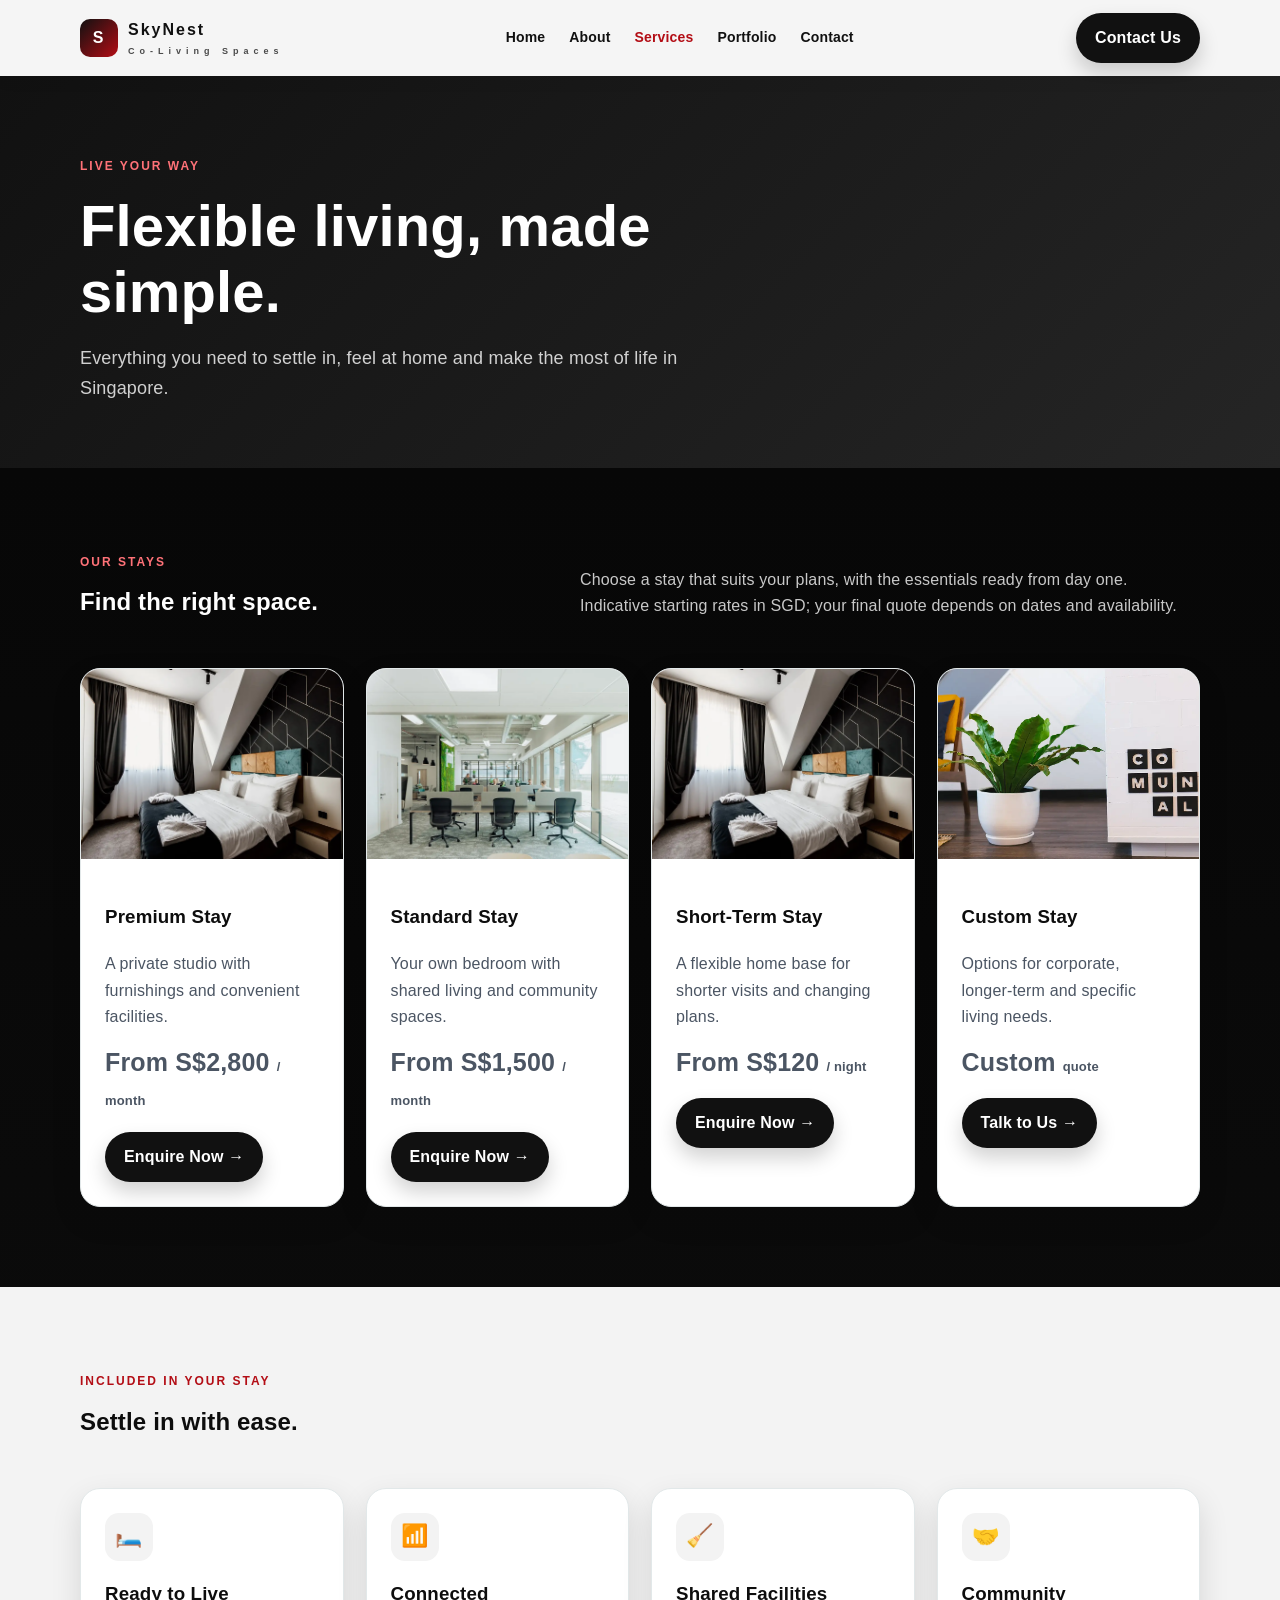
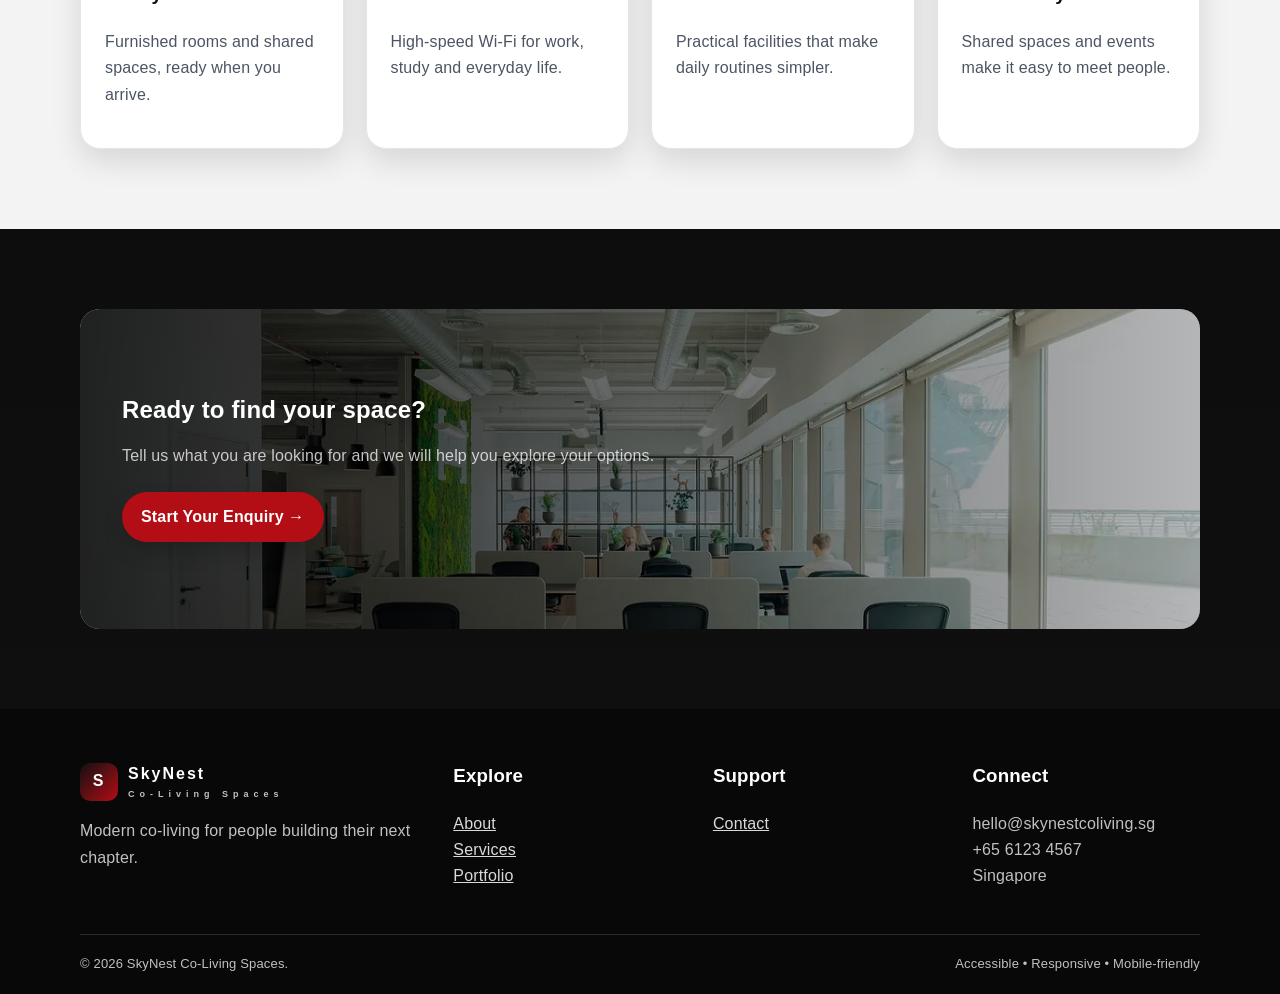
<file: services.html>
<!doctype html>
<html lang="en">

<head>
    <meta charset="utf-8">
    <meta name="viewport" content="width=device-width,initial-scale=1">
    <meta name="description" content="Flexible co-living stays, facilities and services from SkyNest Singapore.">
    <title>Services | SkyNest Co-Living</title>
    <link rel="icon" href="images/favicon.svg" type="image/svg+xml">
    <link rel="stylesheet" href="css/style.css">
</head>

<body><a class="skip" href="#main">Skip to content</a>
    <header class="header">
        <div class="container nav"><a class="brand" href="home.html"><span
                    class="brand-mark">S</span><span>SkyNest<small>Co-Living Spaces</small></span></a>
            <input class="menu-toggle" type="checkbox" id="menu-toggle">
            <label class="menu" for="menu-toggle" aria-label="Toggle navigation menu"><span aria-hidden="true">☰</span></label>
            <nav class="nav-links" aria-label="Main navigation"><a href="home.html">Home</a><a href="about.html">About</a><a class="active"
                    href="services.html">Services</a><a href="portfolio.html">Portfolio</a><a
                    href="contact.html">Contact</a></nav><a class="btn btn-dark" href="contact.html">Contact Us</a>
        </div>
    </header>
    <main id="main">
        <section class="page-hero">
            <div class="container">
                <div class="eyebrow">Live your way</div>
                <h1>Flexible living, made simple.</h1>
                <p>Everything you need to settle in, feel at home and make the most of life in Singapore.</p>
            </div>
        </section>
        <section class="section">
            <div class="container">
                <div class="section-head">
                    <div>
                        <div class="eyebrow">Our stays</div>
                        <h2>Find the right space.</h2>
                    </div>
                    <p>Choose a stay that suits your plans, with the essentials ready from day one. Indicative starting rates in SGD; your final quote depends on dates and availability.</p>
                </div>
                <div class="grid grid-4">
                    <article class="card photo-card"><img src="images/room1.webp" alt="Furnished private room" width="1200" height="801" loading="lazy" decoding="async">
                        <div class="card-body">
                            <h3>Premium Stay</h3>
                            <p class="muted">A private studio with furnishings and convenient facilities.</p>
                            <p class="price">From S$2,800 <span>/ month</span></p>
                            <a class="btn btn-dark" href="contact.html">Enquire Now →</a>
                        </div>
                    </article>
                    <article class="card photo-card"><img src="images/community.webp" alt="Shared community space" width="1200" height="800" loading="lazy" decoding="async">
                        <div class="card-body">
                            <h3>Standard Stay</h3>
                            <p class="muted">Your own bedroom with shared living and community spaces.</p>
                            <p class="price">From S$1,500 <span>/ month</span></p>
                            <a class="btn btn-dark" href="contact.html">Enquire Now →</a>
                        </div>
                    </article>
                    <article class="card photo-card"><img src="images/room1.webp" alt="Short-term furnished room" width="1200" height="801" loading="lazy" decoding="async">
                        <div class="card-body">
                            <h3>Short-Term Stay</h3>
                            <p class="muted">A flexible home base for shorter visits and changing plans.</p>
                            <p class="price">From S$120 <span>/ night</span></p>
                            <a class="btn btn-dark" href="contact.html">Enquire Now →</a>
                        </div>
                    </article>
                    <article class="card photo-card"><img src="images/facilities.webp" alt="SkyNest shared facilities" width="1200" height="675" loading="lazy" decoding="async">
                        <div class="card-body">
                            <h3>Custom Stay</h3>
                            <p class="muted">Options for corporate, longer-term and specific living needs.</p>
                            <p class="price">Custom <span>quote</span></p>
                            <a class="btn btn-dark" href="contact.html">Talk to Us →</a>
                        </div>
                    </article>
                </div>
            </div>
        </section>
        <section class="section section-alt">
            <div class="container">
                <div class="section-head">
                    <div>
                        <div class="eyebrow">Included in your stay</div>
                        <h2>Settle in with ease.</h2>
                    </div>
                </div>
                <div class="grid grid-4">
                    <div class="card">
                        <div class="card-body">
                            <div class="feature-icon">🛏️</div>
                            <h3>Ready to Live</h3>
                            <p class="muted">Furnished rooms and shared spaces, ready when you arrive.</p>
                        </div>
                    </div>
                    <div class="card">
                        <div class="card-body">
                            <div class="feature-icon">📶</div>
                            <h3>Connected</h3>
                            <p class="muted">High-speed Wi-Fi for work, study and everyday life.</p>
                        </div>
                    </div>
                    <div class="card">
                        <div class="card-body">
                            <div class="feature-icon">🧹</div>
                            <h3>Shared Facilities</h3>
                            <p class="muted">Practical facilities that make daily routines simpler.</p>
                        </div>
                    </div>
                    <div class="card">
                        <div class="card-body">
                            <div class="feature-icon">🤝</div>
                            <h3>Community</h3>
                            <p class="muted">Shared spaces and events make it easy to meet people.</p>
                        </div>
                    </div>
                </div>
            </div>
        </section>
        <section class="section">
            <div class="container banner"><img src="images/community.webp" alt="SkyNest community gathering" width="1200" height="800" loading="lazy" decoding="async">
                <div class="banner-content">
                    <h2>Ready to find your space?</h2>
                    <p>Tell us what you are looking for and we will help you explore your options.</p><a
                        class="btn btn-primary" href="contact.html">Start Your Enquiry →</a>
                </div>
            </div>
        </section>
    </main>
    <footer class="footer">
        <div class="container">
            <div class="footer-grid">
                <div><a class="brand" href="home.html"><span class="brand-mark">S</span><span>SkyNest<small>Co-Living
                                Spaces</small></span></a>
                    <p>Modern co-living for people building their next chapter.</p>
                </div>
                <div>
                    <h3>Explore</h3>
                    <p><a href="about.html">About</a><br><a href="services.html">Services</a><br><a
                            href="portfolio.html">Portfolio</a></p>
                </div>
                <div>
                    <h3>Support</h3>
                    <p><a href="contact.html">Contact</a></p>
                </div>
                <div>
                    <h3>Connect</h3>
                    <p>hello@skynestcoliving.sg<br>+65 6123 4567<br>Singapore</p>
                </div>
            </div>
            <div class="footer-bottom"><span>© 2026 SkyNest Co-Living Spaces.</span><span>Accessible •
                    Responsive • Mobile-friendly</span></div>
        </div>
    </footer>
    <script src="js/script.js" defer></script>
</body>

</html>
</file>
<file: css/style.css>
:root {
  --navy: #111111;
  --navy2: #080808;
  --teal: #b30d15;
  --mint: #f3f3f3;
  --cream: #ffffff;
  --ink: #0d0d0d;
  --muted: #4b5563;
  --white: #ffffff;
  --shadow: 0 12px 30px rgba(0, 0, 0, 0.12);
  --radius: 20px;
}

* {
  box-sizing: border-box;
}

html {
  scroll-behavior: smooth;
}

body {
  margin: 0;
  font-family: Inter, Segoe UI, Arial, sans-serif;
  color: #f5f5f5;
  background: linear-gradient(180deg, #050505 0%, #101010 100%);
  line-height: 1.65;
  letter-spacing: 0.01em;
}

h1, h2, h3, h4, h5, h6 {
  color: var(--white);
}

p,
.muted {
  color: rgba(255, 255, 255, 0.78);
}

img {
  max-width: 100%;
  display: block;
}

a {
  color: inherit;
}

a:focus-visible,
button:focus-visible,
summary:focus-visible,
input:focus-visible,
select:focus-visible,
textarea:focus-visible {
  outline: 3px solid #ff7278;
  outline-offset: 3px;
}

.container {
  width: min(1120px, 92%);
  margin: auto;
}

.skip {
  position: absolute;
  left: -9999px;
}

.skip:focus {
  left: 15px;
  top: 15px;
  z-index: 99;
  background: #fff;
  padding: 10px 14px;
  color: #111;
}

.header {
  position: sticky;
  top: 0;
  z-index: 50;
  background: rgba(255, 255, 255, 0.96);
  backdrop-filter: blur(12px);
  box-shadow: 0 2px 18px rgba(0, 0, 0, 0.06);
}

.nav {
  height: 76px;
  display: flex;
  align-items: center;
  justify-content: space-between;
  gap: 20px;
}

.brand {
  display: flex;
  align-items: center;
  gap: 10px;
  text-decoration: none;
  font-weight: 800;
  letter-spacing: 2px;
  color: #111111;
}

.brand-mark {
  width: 38px;
  height: 38px;
  border-radius: 10px;
  background: linear-gradient(135deg, var(--navy), var(--teal));
  display: grid;
  place-items: center;
  color: white;
  font-weight: 900;
}

.brand small {
  display: block;
  font-size: 9px;
  letter-spacing: 5px;
  color: #4a4a4a;
  font-weight: 600;
}
.nav-links {
  display: flex;
  gap: 24px;
  align-items: center;
}

.nav-links a {
  text-decoration: none;
  font-size: 14px;
  font-weight: 700;
  color: #111111;
}

.nav-links a:hover,
.nav-links a.active {
  color: var(--teal);
}

.btn {
  display: inline-flex;
  align-items: center;
  justify-content: center;
  gap: 8px;
  border: 0;
  border-radius: 999px;
  padding: 12px 19px;
  font-weight: 800;
  text-decoration: none;
  cursor: pointer;
  transition: 0.2s;
  background: var(--navy);
  color: white;
  box-shadow: 0 10px 20px rgba(0, 0, 0, 0.18);
}

.btn:hover {
  opacity: 1;
  transform: translateY(-1px);
}

.btn-primary {
  background: var(--teal);
  color: white;
}

.btn-primary:hover {
  background: #8f0b12;
}

.btn-dark {
  background: var(--navy);
  color: white;
}

.btn-dark:hover {
  background: #1a1a1a;
}

.btn-outline {
  border: 1px solid #cfe0d0;
  background: white;
  color: #0d0d0d;
}

.btn-outline:hover {
  transform: translateY(-2px);
  box-shadow: 0 8px 20px rgba(10, 10, 10, 0.12);
}

.menu-toggle {
  position: absolute;
  width: 1px;
  height: 1px;
  overflow: hidden;
  clip-path: inset(50%);
  white-space: nowrap;
  opacity: 0;
}

.menu {
  display: none;
  background: none;
  border: 0;
  font-size: 28px;
  cursor: pointer;
}

.hero {
  min-height: 620px;
  display: grid;
  align-items: center;
  background: linear-gradient(90deg, rgba(8, 8, 8, 0.9), rgba(8, 8, 8, 0.48)), url('../images/hero-city.webp') center/cover;
}

.hero-content {
  max-width: 650px;
  color: white;
  padding: 80px 0;
}

.eyebrow {
  display: inline-block;
  margin-bottom: 16px;
  font-size: 12px;
  letter-spacing: 2px;
  text-transform: uppercase;
  color: #ff7278;
  font-weight: 900;
}

.hero h1 {
  font-size: clamp(42px, 6vw, 72px);
  line-height: 1.04;
  margin: 10px 0 20px;
  color: white;
}

.hero h2 {
  font-size: clamp(30px, 4vw, 44px);
  line-height: 1.15;
  margin: 0 0 15px;
}

.hero h3 {
  margin: 0 0 8px;
}

.hero p {
  max-width: 600px;
  font-size: 18px;
  color: rgba(255,255,255,0.9);
}

.hero-actions {
  display: flex;
  gap: 12px;
  flex-wrap: wrap;
  margin-top: 28px;
}

.section {
  padding: 80px 0;
}

.section h2,
.page-hero h1 {
  margin-top: 0;
  line-height: 1.15;
}

.page-hero {
  padding: 76px 0 64px;
  background: linear-gradient(135deg, #111, #252525);
}

.page-hero h1 {
  max-width: 760px;
  margin-bottom: 14px;
  font-size: clamp(36px, 5vw, 58px);
}

.page-hero p {
  max-width: 680px;
  margin-bottom: 0;
  color: rgba(255, 255, 255, 0.8);
  font-size: 18px;
}

.section-alt {
  background: var(--mint);
  color: var(--ink);
}

.section-alt h1,
.section-alt h2,
.section-alt h3,
.section-alt h4,
.section-alt h5,
.section-alt h6 {
  color: var(--ink);
}

.section-alt p,
.section-alt .muted {
  color: var(--muted);
}

.section-alt .eyebrow {
  color: var(--teal);
}

.section-head {
  display: flex;
  justify-content: space-between;
  gap: 30px;
  align-items: end;
  margin-bottom: 32px;
}

.section-head p {
  max-width: 620px;
  color: rgba(255, 255, 255, 0.78);
}

.section-alt .section-head p {
  color: var(--muted);
}

.grid {
  display: grid;
  gap: 22px;
}

.grid-4 {
  grid-template-columns: repeat(4, minmax(0, 1fr));
}

.grid-3 {
  grid-template-columns: repeat(3, minmax(0, 1fr));
}

.grid-2 {
  grid-template-columns: repeat(2, minmax(0, 1fr));
}

.split {
  display: grid;
  grid-template-columns: repeat(2, minmax(0, 1fr));
  align-items: center;
  gap: 48px;
}

.split > img {
  width: 100%;
  max-height: 480px;
  border-radius: var(--radius);
  object-fit: cover;
}

.stats {
  display: grid;
  grid-template-columns: repeat(4, minmax(0, 1fr));
  gap: 18px;
}

.stat {
  padding: 22px;
  border-radius: 16px;
  background: white;
  color: var(--ink);
  font-weight: 700;
}

.stat strong {
  display: block;
  margin-bottom: 8px;
  color: var(--teal);
  font-size: 28px;
}

.card {
  background: white;
  border: 1px solid #e2e8e9;
  border-radius: var(--radius);
  box-shadow: var(--shadow);
  overflow: hidden;
  color: var(--ink);
}

.card h1,
.card h2,
.card h3,
.card h4,
.card h5,
.card h6 {
  color: var(--ink);
}

.card p,
.card .muted {
  color: var(--muted);
}

.card-body {
  padding: 24px;
}

.feature-icon {
  width: 48px;
  height: 48px;
  border-radius: 14px;
  background: var(--mint);
  display: grid;
  place-items: center;
  font-size: 22px;
  margin-bottom: 15px;
}

.photo-card img {
  width: 100%;
  height: 190px;
  object-fit: cover;
}

.price {
  font-size: 25px;
  font-weight: 900;
  color: var(--navy);
  margin: 14px 0 18px;
  line-height: 1.35;
}

.price span {
  font-size: 13px;
  color: rgba(255, 255, 255, 0.78);
  font-weight: 600;
}

.card .price span {
  color: var(--muted);
}

.value {
  padding: 25px;
  border-radius: 18px;
  background: #fff;
  border: 1px solid #e2ece9;
  color: var(--ink);
}

.value h1,
.value h2,
.value h3,
.value h4,
.value h5,
.value h6 {
  color: var(--ink);
}

.value p,
.value .muted {
  color: var(--muted);
}

.faq {
  max-width: 820px;
  margin: auto;
}

.faq-item {
  border-bottom: 1px solid #dbe7e4;
}

.faq button {
  width: 100%;
  display: flex;
  justify-content: space-between;
  text-align: left;
  padding: 20px 4px;
  background: none;
  border: 0;
  font-weight: 800;
  color: var(--white);
  cursor: pointer;
  font-size: 16px;
}

.faq .answer {
  display: none;
  padding: 0 4px 20px;
  color: rgba(255, 255, 255, 0.78);
}

.section-alt .faq button {
  color: var(--ink);
}

.section-alt .faq .answer {
  color: var(--muted);
}

.faq-item.open .answer {
  display: block;
}

.faq-item.open .plus {
  transform: rotate(45deg);
}

.plus {
  font-size: 24px;
  transition: 0.2s;
}

.showcase {
  display: grid;
  grid-template-columns: 1.15fr 0.85fr;
  align-items: stretch;
  gap: 24px;
}

.showcase > img {
  width: 100%;
  height: 100%;
  min-height: 400px;
  border-radius: var(--radius);
  object-fit: cover;
}

.mini-stack {
  display: grid;
  gap: 16px;
}

.mini {
  display: flex;
  align-items: center;
  gap: 18px;
  padding: 16px;
  border: 1px solid rgba(255, 255, 255, 0.12);
  border-radius: 16px;
  background: #171717;
}

.mini img {
  width: 112px;
  height: 92px;
  flex: 0 0 auto;
  border-radius: 12px;
  object-fit: cover;
}

.mini h3,
.mini p {
  margin: 0;
}

.banner {
  position: relative;
  display: flex;
  min-height: 320px;
  align-items: center;
  overflow: hidden;
  border-radius: var(--radius);
  background: #111;
}

.banner::after {
  position: absolute;
  inset: 0;
  background: linear-gradient(90deg, rgba(0, 0, 0, 0.86), rgba(0, 0, 0, 0.25));
  content: "";
}

.banner > img {
  position: absolute;
  inset: 0;
  width: 100%;
  height: 100%;
  object-fit: cover;
}

.banner-content {
  position: relative;
  z-index: 1;
  max-width: 650px;
  padding: 42px;
}

.banner-content h2 {
  margin-top: 0;
}

.banner-content p {
  margin-bottom: 22px;
}

.footer {
  padding: 52px 0 20px;
}

.footer-grid {
  display: grid;
  grid-template-columns: 1.5fr repeat(3, 1fr);
  gap: 32px;
  padding-bottom: 28px;
}

.footer-grid h3 {
  margin-top: 0;
}

.footer-bottom {
  display: flex;
  justify-content: space-between;
  gap: 16px;
  padding-top: 18px;
  border-top: 1px solid rgba(255, 255, 255, 0.14);
  font-size: 13px;
}

.contact-grid {
  display: grid;
  grid-template-columns: 0.85fr 1.15fr;
  gap: 28px;
}

.contact-box {
  background: white;
  padding: 28px;
  border-radius: 22px;
  border: 1px solid #e0ebe8;
  box-shadow: var(--shadow);
  color: var(--ink);
}

.contact-box h1,
.contact-box h2,
.contact-box h3,
.contact-box h4,
.contact-box h5,
.contact-box h6 {
  color: var(--ink);
}

.contact-box p,
.contact-box .muted {
  color: var(--muted);
}

form label {
  display: inline-block;
  margin-bottom: 6px;
  font-weight: 700;
}

form input,
form select,
form textarea {
  width: 100%;
  padding: 12px 14px;
  border: 1px solid #cbd5d5;
  border-radius: 10px;
  background: #fff;
  color: var(--ink);
  font: inherit;
}

form textarea {
  resize: vertical;
}

form p {
  margin: 0 0 18px;
}

.banner-content h2,
.footer h3,
.footer .brand {
  color: var(--white);
}

.banner-content p,
.footer p,
.footer .brand small,
.footer-bottom {
  color: rgba(255, 255, 255, 0.75);
}

.footer {
  background: var(--navy2);
}

.footer a {
  color: rgba(255, 255, 255, 0.85);
}

.footer a:hover {
  color: var(--white);
}

@media (max-width: 768px) {
    .nav {
      height: 70px;
  }

    .menu {
      display: block;
      margin-left: auto;
      padding: 4px 8px;
      color: var(--ink);
    }

    .menu-toggle {
      position: absolute;
      width: 1px;
      height: 1px;
      overflow: hidden;
      clip-path: inset(50%);
      white-space: nowrap;
    }

    .menu-toggle:focus-visible + .menu {
      outline: 3px solid #ff7278;
      outline-offset: 3px;
    }

    .nav-links {
      display: none;
    }

    .menu-toggle:checked ~ .nav-links {
      position: absolute;
      top: calc(100% + 18px);
      right: 12px;
      display: flex;
      min-width: 210px;
      align-items: stretch;
      flex-direction: column;
      gap: 0;
      padding: 8px;
      border: 1px solid #e5e5e5;
      border-radius: 14px;
      background: #fff;
      box-shadow: var(--shadow);
    }

    .menu-toggle:checked ~ .nav-links a {
      padding: 10px 12px;
    }

    .nav > .btn {
      padding: 10px 14px;
      font-size: 13px;
    }

    .grid-4,
    .stats {
      grid-template-columns: repeat(2, minmax(0, 1fr));
    }

    .split,
    .showcase {
      grid-template-columns: 1fr;
      gap: 28px;
    }

    .showcase > img {
      min-height: 300px;
    }

    .footer-grid {
      grid-template-columns: repeat(2, minmax(0, 1fr));
    }

    .section-head {
      align-items: flex-start;
      flex-direction: column;
      gap: 10px;
    }

    .section-head p {
      margin-top: 0;
    }
  }

  @media (max-width: 520px) {
    .section {
      padding: 56px 0;
    }

    .grid-4,
    .grid-3,
    .grid-2,
    .stats {
      grid-template-columns: 1fr;
    }

    .nav {
      gap: 8px;
    }

    .brand {
      gap: 7px;
      font-size: 14px;
    }

    .brand small {
      letter-spacing: 3px;
    }

    .nav > .btn {
      display: none;
    }

    .page-hero {
      padding: 54px 0 46px;
    }

    .banner-content {
      padding: 28px;
    }

    .mini {
      align-items: flex-start;
      flex-direction: column;
    }

    .mini img {
      width: 100%;
      height: 150px;
    }

    .footer-grid {
      grid-template-columns: 1fr;
      gap: 18px;
    }

    .footer-bottom {
      flex-direction: column;
    }
  }

  @media (prefers-reduced-motion: reduce) {
    *,
    *::before,
    *::after {
      scroll-behavior: auto !important;
      transition-duration: 0.01ms !important;
    }
  }

/* form validation messages (added after testing) */
.card .error-msg,
.error-msg {
  display: block;
  min-height: 1em;
  margin-top: 6px;
  color: #b30d15;
  font-size: 14px;
  font-weight: 700;
}

.input-error {
  border-color: #b30d15 !important;
  box-shadow: 0 0 0 2px rgba(179, 13, 21, 0.15);
}

.form-status {
  margin-top: 14px;
  font-weight: 700;
  color: #166534;
}
</file>
